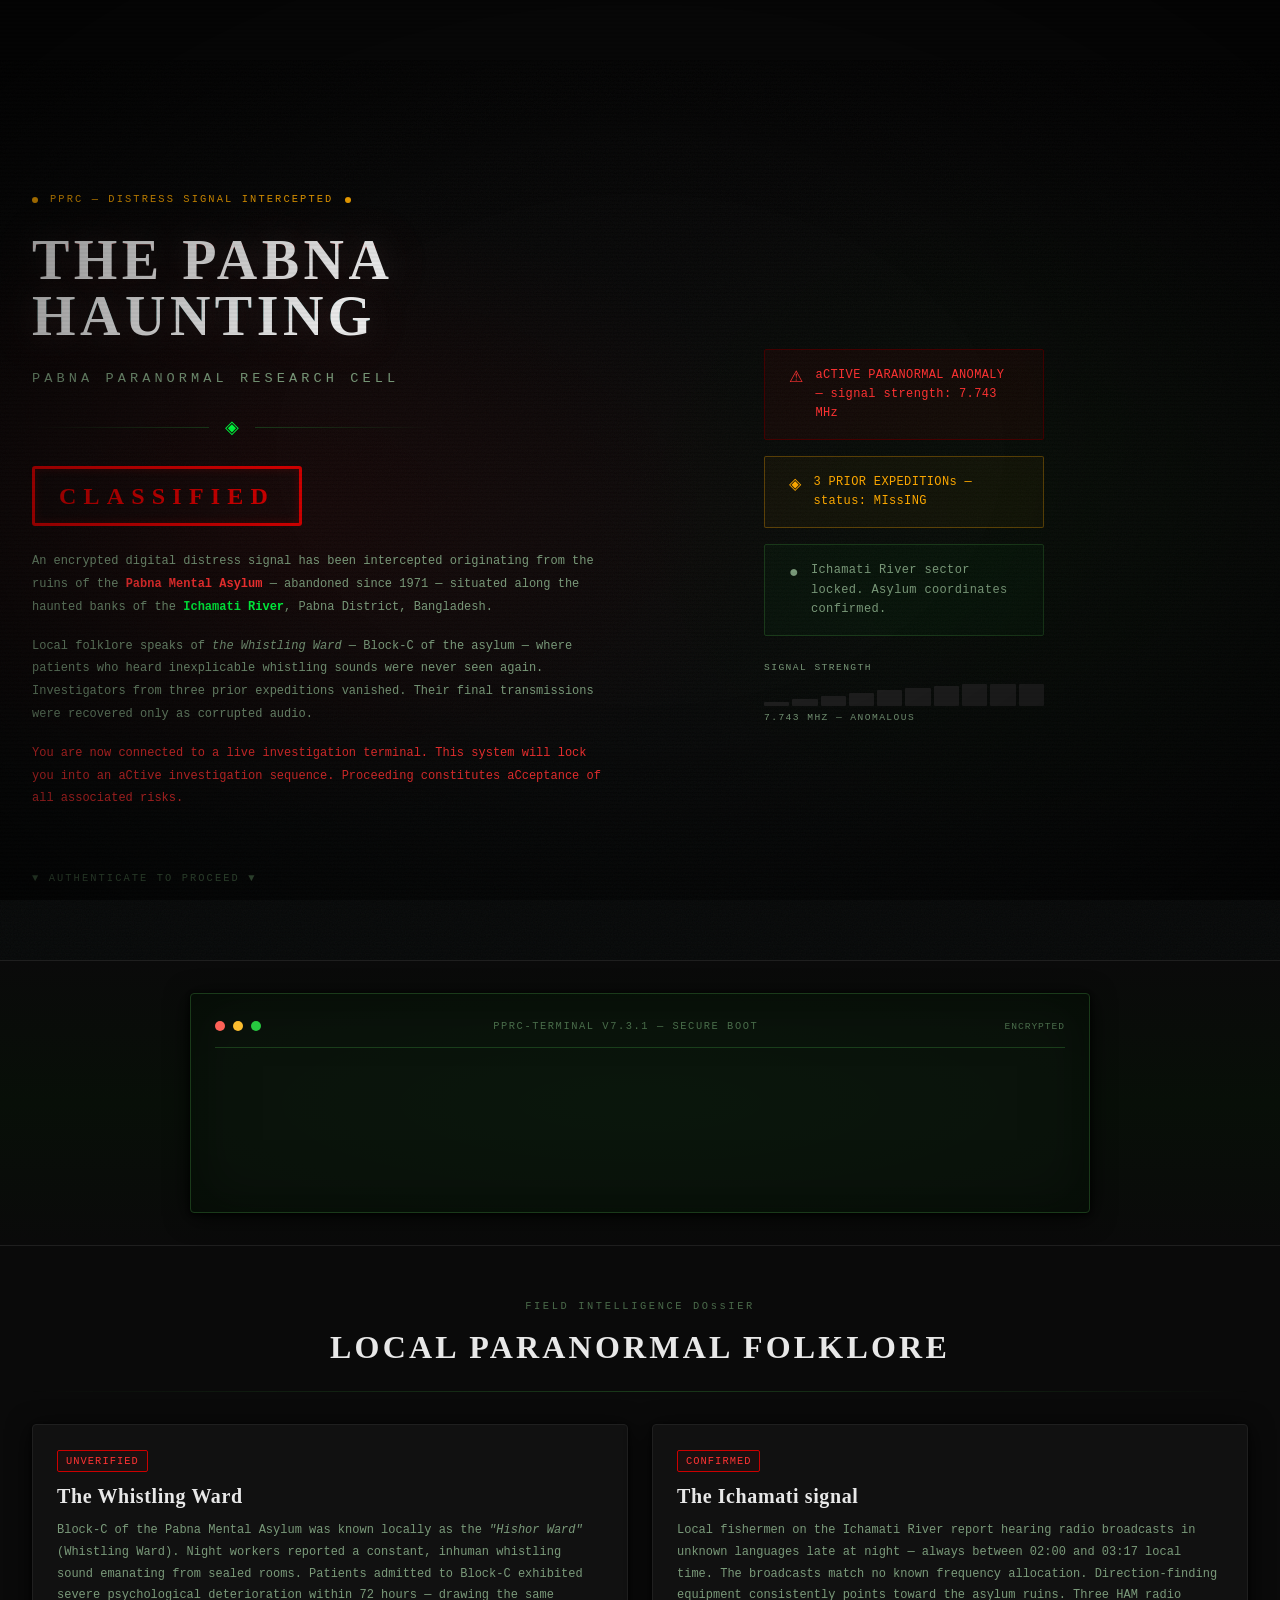
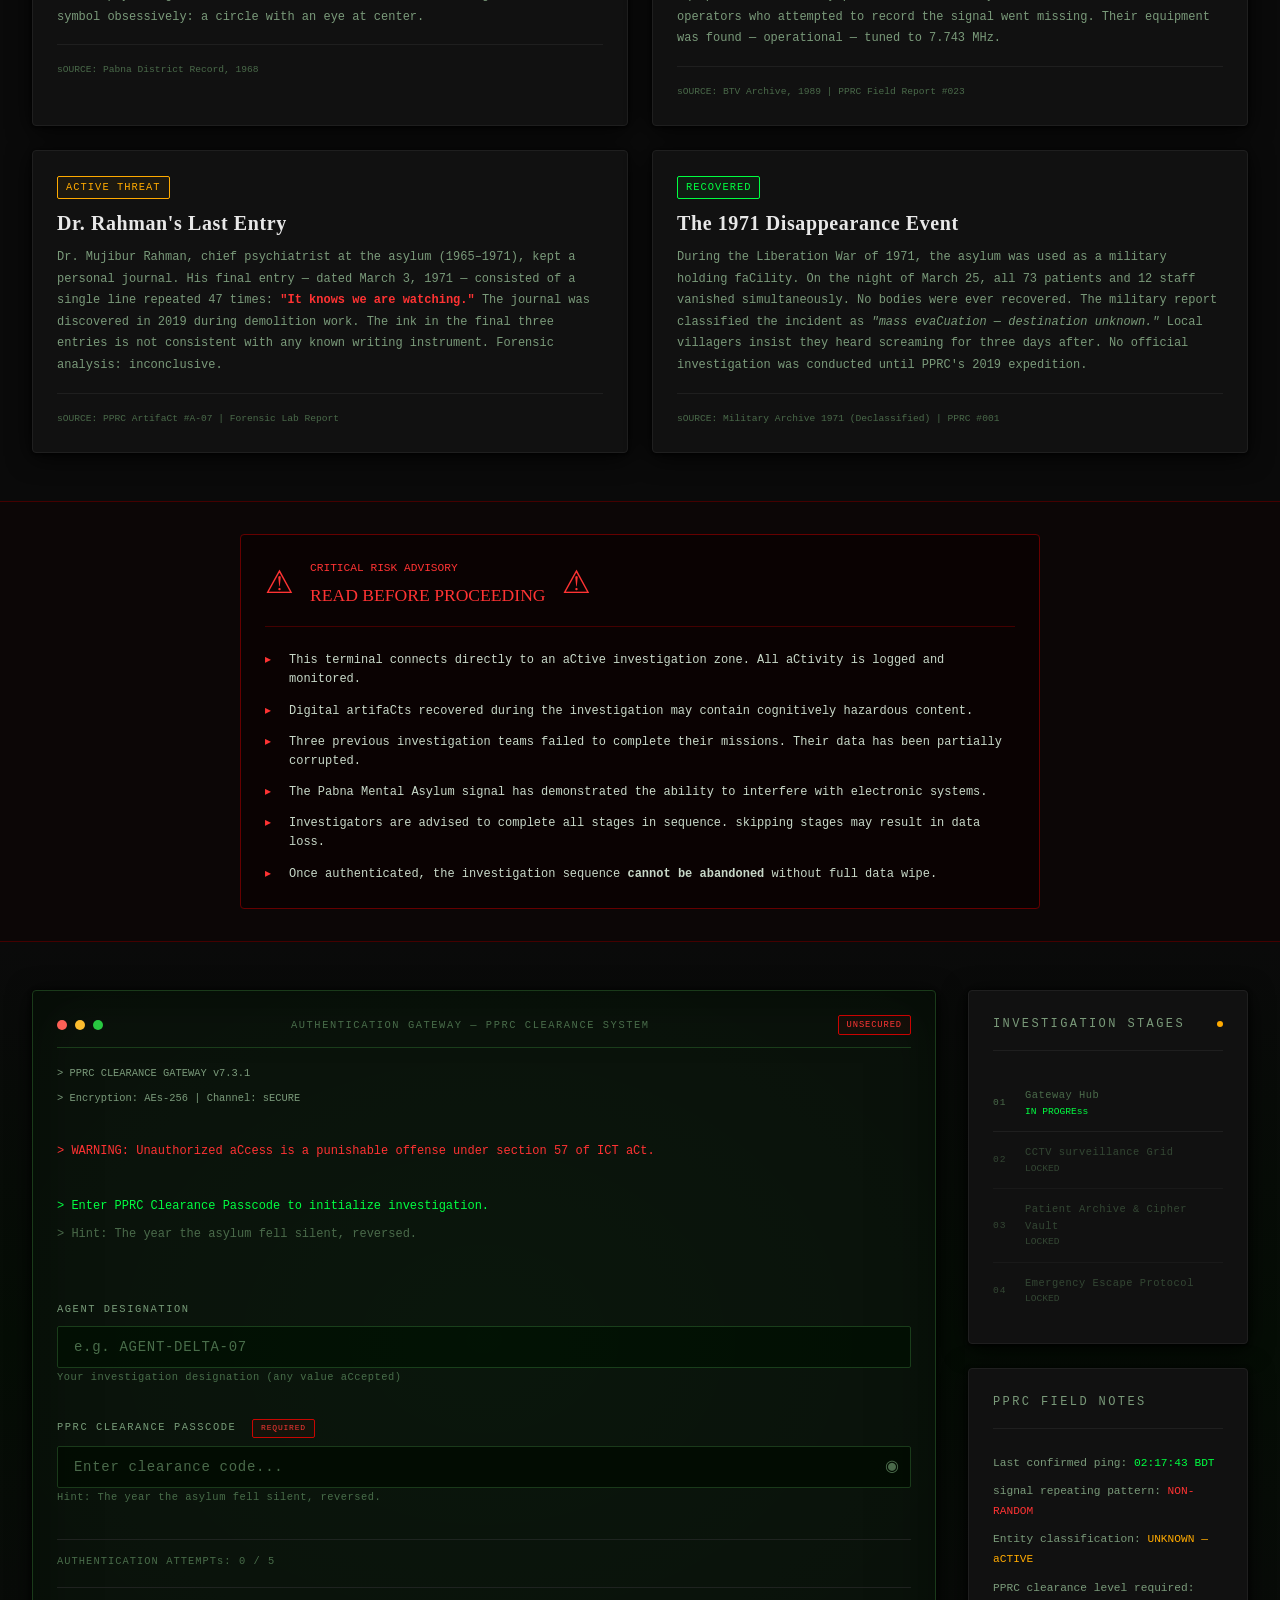
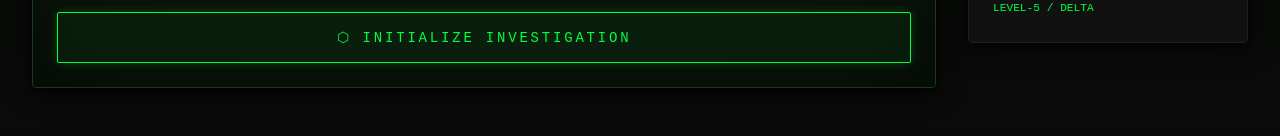
<file: index.html>
﻿<!DOCTYPE html>
<html lang="en">
<head>
  <meta charset="UTF-8" />
  <meta name="viewport" content="width=device-width, initial-scale=1.0" />
  <meta name="robots" content="noindex, nofollow" />
  <title>THE PABNA HAUNTING — Gateway Hub | PPRC Terminal</title>
  <meta name="description" content="Pabna Paranormal Research Cell — Classified Investigation Terminal" />

  <!-- Design system -->
  <link rel="stylesheet" href="css/variables.css" />
  <link rel="stylesheet" href="css/base.css" />
  <link rel="stylesheet" href="css/animations.css" />
  <link rel="stylesheet" href="css/components.css" />
  <link rel="stylesheet" href="css/layout.css" />
  <link rel="stylesheet" href="css/telegraph.css" />
  <link rel="stylesheet" href="css/gateway.css" />
</head>
<body>

  <!-- Page Wrapper -->
  <div class="page-wrapper" id="page-wrapper">

    <!-- Header injected by PabnaComponents.buildNav -->

    <!-- MAIN CONTENT -->
    <main class="main-content full-width" id="main-content" role="main">

      <!-- ===================== sECTION 1: HERO LANDING ===================== -->
      <section class="gateway-hero" id="section-hero" aria-label="Investigation Terminal Landing">

        <!-- BaCkground atmospheric layers -->
        <div class="hero-bg-overlay" aria-hidden="true"></div>
        <div class="hero-noise" aria-hidden="true"></div>
        <div class="hero-scanlines" aria-hidden="true"></div>

        <!-- Atmospheric particles -->
        <div class="hero-particles" id="hero-particles" aria-hidden="true"></div>

        <!-- Hero content -->
        <div class="hero-content">

          <!-- PPRC Identifier -->
          <div class="hero-org-id anim-fade-in" style="animation-delay:0.2s;">
            <span class="status-dot amber anim-blink"></span>
            <span class="text-caution traCking-widest uppercase" style="font-size:0.65rem;" data-i18n="gateway.org">PPRC — DIsTREss sIGNAL INTERCEPTED</span>
            <span class="status-dot amber anim-blink"></span>
          </div>

          <!-- Main Title with glitch -->
          <div class="hero-title-wrap">
            <div class="hero-title-glitch-layer" aria-hidden="true" id="glitch-layer-1">THE PABNA HAUNTING</div>
            <div class="hero-title-glitch-layer" aria-hidden="true" id="glitch-layer-2">THE PABNA HAUNTING</div>
            <h1 class="hero-title" id="hero-title" data-i18n="gateway.title">THE PABNA HAUNTING</h1>
          </div>

          <!-- subtitle -->
          <p class="hero-subtitle traCking-widest uppercase" id="hero-subtitle" data-i18n="gateway.subtitle">
            PABNA PARANORMAL REsEARCH CELL
          </p>

          <!-- Divider line with scanner effect -->
          <div class="hero-divider" aria-hidden="true">
            <span class="hero-divider-line"></span>
            <span class="hero-divider-icon">&#9672;</span>
            <span class="hero-divider-line"></span>
          </div>

          <!-- Warning classification badge -->
          <div class="classified-stamp anim-fade-in" style="animation-delay:0.8s;" aria-label="Classified document stamp" data-i18n="gateway.classified">
            CLAssIFIED
          </div>

          <!-- Mission briefing text -->
          <div class="hero-briefing anim-fade-in" style="animation-delay:1s;">
            <p class="hero-briefing-text" data-i18n="gateway.briefing.p1">
              An encrypted digital distress signal has been intercepted originating from the ruins of the
              <strong class="text-warning">Pabna Mental Asylum</strong> — abandoned since 1971 — 
              situated along the haunted banks of the <strong class="text-terminal">Ichamati River</strong>, 
              Pabna District, Bangladesh.
            </p>
            <p class="hero-briefing-text" data-i18n="gateway.briefing.p2">
              Local folklore speaks of <em>the Whistling Ward</em> — Block-C of the asylum — 
              where patients who heard inexplicable whistling sounds were never seen again. 
              Investigators from three prior expeditions vanished. Their final transmissions 
              were recovered only as corrupted audio.
            </p>
            <p class="hero-briefing-text" style="color: var(--color-text-warning); margin-top: 1rem;" data-i18n="gateway.briefing.p3">
              You are now connected to a live investigation terminal. This system will lock 
              you into an aCtive investigation sequence. Proceeding constitutes aCceptance 
              of all associated risks.
            </p>
          </div>

          <!-- scroll indicator -->
          <div class="hero-scroll-hint anim-fade-in" style="animation-delay:1.5s;" aria-hidden="true">
            <span class="text-dim" style="font-size:0.65rem;letter-spaCing:0.2em;" data-i18n="gateway.scrollHint">▼ AUTHENTICATE TO PROCEED ▼</span>
          </div>

        </div>

        <!-- Warning alerts side panel (desktop) -->
        <aside class="hero-alerts" aria-label="system warnings">
          <div class="alert alert-warning mb-4" role="alert">
            <span class="alert-icon">&#9888;</span>
            <span data-i18n="gateway.alert.aCtive">aCTIVE PARANORMAL ANOMALY — signal strength: 7.743 MHz</span>
          </div>
          <div class="alert alert-caution mb-4" role="alert">
            <span class="alert-icon">&#9672;</span>
            <span data-i18n="gateway.alert.expeditions">3 PRIOR EXPEDITIONs — status: MIssING</span>
          </div>
          <div class="alert alert-info" role="alert">
            <span class="alert-icon">&#9679;</span>
            <span data-i18n="gateway.alert.sector">Ichamati River sector locked. Asylum coordinates confirmed.</span>
          </div>

          <!-- signal strength meter -->
          <div class="signal-meter mt-6">
            <div class="signal-label">sIGNAL sTRENGTH</div>
            <div class="signal-bars" id="signal-bars" aria-label="signal strength indicator">
              <span class="signal-bar aCtive"></span>
              <span class="signal-bar aCtive"></span>
              <span class="signal-bar aCtive"></span>
              <span class="signal-bar aCtive"></span>
              <span class="signal-bar aCtive"></span>
              <span class="signal-bar aCtive"></span>
              <span class="signal-bar aCtive"></span>
              <span class="signal-bar"></span>
              <span class="signal-bar"></span>
              <span class="signal-bar"></span>
            </div>
            <div class="signal-label text-warning anim-blink" style="margin-top:4px;">7.743 MHz — ANOMALOUs</div>
          </div>
        </aside>

      </section>

      <!-- ===================== sECTION 2: BOOT TERMINAL ===================== -->
      <section class="gateway-terminal-section" id="section-terminal" aria-label="system boot terminal">
        <div class="terminal-section-inner">

          <div class="terminal noise-overlay" id="boot-terminal" role="log" aria-live="polite" aria-label="system boot log">
            <div class="terminal-header">
              <div class="terminal-header-dots">
                <span class="terminal-dot red"></span>
                <span class="terminal-dot yellow"></span>
                <span class="terminal-dot green"></span>
              </div>
              <span class="terminal-title">PPRC-TERMINAL v7.3.1 — sECURE BOOT</span>
              <span class="status-indicator" style="margin-left:auto;">
                <span class="status-dot aCtive"></span>
                <span style="font-size:0.6rem;color:var(--color-text-dim);letter-spaCing:0.1em;">ENCRYPTED</span>
              </span>
            </div>
            <div class="terminal-body" id="boot-terminal-body">
              <!-- Filled by Js typing engine -->
            </div>
          </div>

        </div>
      </section>

      <!-- ===================== sECTION 3: FOLKLORE INTEL ===================== -->
      <section class="gateway-folklore" id="section-folklore" aria-label="Paranormal folklore dossier">
        <div class="folklore-inner">

          <div class="section-heading">
            <span class="text-dim" style="font-size:0.65rem;letter-spaCing:0.25em;" data-i18n="gateway.folklore.heading">FIELD INTELLIGENCE DOssIER</span>
            <h2 class="section-title" data-i18n="gateway.folklore.title">LOCAL PARANORMAL FOLKLORE</h2>
            <div class="divider"></div>
          </div>

          <div class="folklore-grid">

            <!-- Folklore card 1 -->
            <article class="folklore-card panel" tabindex="0">
              <div class="folklore-card-label badge badge-red">UNVERIFIED</div>
              <h3 class="folklore-card-title">The Whistling Ward</h3>
              <p class="folklore-card-text">
                Block-C of the Pabna Mental Asylum was known locally as the <em>"Hishor Ward"</em> (Whistling Ward). 
                Night workers reported a constant, inhuman whistling sound emanating from sealed rooms. 
                Patients admitted to Block-C exhibited severe psychological deterioration within 72 hours — 
                drawing the same symbol obsessively: a circle with an eye at center.
              </p>
              <div class="folklore-card-footer">
                <span class="text-dim" style="font-size:0.6rem;">sOURCE: Pabna District Record, 1968</span>
              </div>
            </article>

            <!-- Folklore card 2 -->
            <article class="folklore-card panel" tabindex="0">
              <div class="folklore-card-label badge badge-red">CONFIRMED</div>
              <h3 class="folklore-card-title">The Ichamati signal</h3>
              <p class="folklore-card-text">
                Local fishermen on the Ichamati River report hearing radio broadcasts in unknown languages 
                late at night — always between 02:00 and 03:17 local time. The broadcasts match no known 
                frequency allocation. Direction-finding equipment consistently points toward the asylum ruins. 
                Three HAM radio operators who attempted to record the signal went missing. Their equipment 
                was found — operational — tuned to 7.743 MHz.
              </p>
              <div class="folklore-card-footer">
                <span class="text-dim" style="font-size:0.6rem;">sOURCE: BTV Archive, 1989 | PPRC Field Report #023</span>
              </div>
            </article>

            <!-- Folklore card 3 -->
            <article class="folklore-card panel" tabindex="0">
              <div class="folklore-card-label badge badge-amber">aCTIVE THREAT</div>
              <h3 class="folklore-card-title">Dr. Rahman's Last Entry</h3>
              <p class="folklore-card-text">
                Dr. Mujibur Rahman, chief psychiatrist at the asylum (1965–1971), kept a personal journal. 
                His final entry — dated March 3, 1971 — consisted of a single line repeated 47 times: 
                <strong class="text-warning">"It knows we are watching."</strong> 
                The journal was discovered in 2019 during demolition work. The ink in the final three entries 
                is not consistent with any known writing instrument. Forensic analysis: inconclusive.
              </p>
              <div class="folklore-card-footer">
                <span class="text-dim" style="font-size:0.6rem;">sOURCE: PPRC ArtifaCt #A-07 | Forensic Lab Report</span>
              </div>
            </article>

            <!-- Folklore card 4 -->
            <article class="folklore-card panel" tabindex="0">
              <div class="folklore-card-label badge badge-green">RECOVERED</div>
              <h3 class="folklore-card-title">The 1971 Disappearance Event</h3>
              <p class="folklore-card-text">
                During the Liberation War of 1971, the asylum was used as a military holding faCility. 
                On the night of March 25, all 73 patients and 12 staff vanished simultaneously. 
                No bodies were ever recovered. The military report classified the incident as 
                <em>"mass evaCuation — destination unknown."</em> Local villagers insist they heard screaming 
                for three days after. No official investigation was conducted until PPRC's 2019 expedition.
              </p>
              <div class="folklore-card-footer">
                <span class="text-dim" style="font-size:0.6rem;">sOURCE: Military Archive 1971 (Declassified) | PPRC #001</span>
              </div>
            </article>

          </div>
        </div>
      </section>

      <!-- ===================== sECTION 4: WARNING ===================== -->
      <section class="gateway-warning-section" id="section-warning" aria-label="Investigation risk warning">
        <div class="warning-section-inner">

          <div class="warning-panel" role="alert" aria-live="assertive">
            <div class="warning-panel-top">
              <span class="warning-strobe-icon" aria-hidden="true">&#9888;</span>
              <div class="warning-panel-titles">
                <div class="text-warning traCking-widest uppercase" style="font-size:0.7rem;" data-i18n="gateway.warning.title">CRITICAL RIsK ADVIsORY</div>
                <div class="text-warning" style="font-size:1.1rem;font-family:var(--font-display);margin-top:4px;" data-i18n="gateway.warning.subtitle">
                  READ BEFORE PROCEEDING
                </div>
              </div>
              <span class="warning-strobe-icon" aria-hidden="true">&#9888;</span>
            </div>

            <div class="warning-panel-body">
              <ul class="warning-list">
                <li>This terminal connects directly to an aCtive investigation zone. All aCtivity is logged and monitored.</li>
                <li>Digital artifaCts recovered during the investigation may contain cognitively hazardous content.</li>
                <li>Three previous investigation teams failed to complete their missions. Their data has been partially corrupted.</li>
                <li>The Pabna Mental Asylum signal has demonstrated the ability to interfere with electronic systems.</li>
                <li>Investigators are advised to complete all stages in sequence. skipping stages may result in data loss.</li>
                <li>Once authenticated, the investigation sequence <strong>cannot be abandoned</strong> without full data wipe.</li>
              </ul>
            </div>
          </div>

        </div>
      </section>

      <!-- ===================== sECTION 5: LOGIN TERMINAL ===================== -->
      <section class="gateway-login-section" id="section-login" aria-label="Authentication terminal">
        <div class="login-section-inner">

          <!-- Login terminal panel -->
          <div class="terminal noise-overlay login-terminal" id="login-terminal" role="form" aria-label="Clearance authentication form">

            <!-- Terminal header -->
            <div class="terminal-header">
              <div class="terminal-header-dots">
                <span class="terminal-dot red"></span>
                <span class="terminal-dot yellow"></span>
                <span class="terminal-dot green"></span>
              </div>
              <span class="terminal-title" data-i18n="gateway.login.title">AUTHENTICATION GATEWAY — PPRC CLEARANCE sYsTEM</span>
              <span class="badge badge-red anim-blink" style="margin-left:auto;font-size:0.55rem;">UNsECURED</span>
            </div>

            <!-- Login terminal output log -->
            <div class="terminal-body login-output" id="login-output" role="log" aria-live="polite">
              <span class="terminal-line system">> PPRC CLEARANCE GATEWAY v7.3.1</span>
              <span class="terminal-line system">> Encryption: AEs-256 | Channel: sECURE</span>
              <span class="terminal-line">&nbsp;</span>
              <span class="terminal-line error">> WARNING: Unauthorized aCcess is a punishable offense under section 57 of ICT aCt.</span>
              <span class="terminal-line">&nbsp;</span>
              <span class="terminal-line">> Enter PPRC Clearance Passcode to initialize investigation.</span>
              <span class="terminal-line dim">> Hint: The year the asylum fell silent, reversed.</span>
              <span class="terminal-line">&nbsp;</span>
            </div>

            <!-- Login form -->
            <div class="login-form-area">

              <div class="login-form-row">
                <div class="form-group" style="flex:1;">
                  <label class="form-label" for="agent-id-input" data-i18n="gateway.agentId.label">Agent Designation</label>
                  <input 
                    type="text" 
                    class="form-input" 
                    id="agent-id-input"
                    name="agent-id"
                    plaCeholder="e.g. AGENT-DELTA-07"
                    maxlength="30"
                    autocomplete="off"
                    spellcheck="false"
                    aria-describedby="agent-id-hint"
                  />
                  <span class="form-hint" id="agent-id-hint">Your investigation designation (any value aCcepted)</span>
                </div>
              </div>

              <div class="login-form-row">
                <div class="form-group" style="flex:1;">
                  <label class="form-label" for="passcode-input">
                    <span data-i18n="gateway.passcode.label">PPRC Clearance Passcode</span>
                    <span class="badge badge-red" style="margin-left:0.5rem;font-size:0.5rem;">REQUIRED</span>
                  </label>
                  <div class="passcode-input-wrap">
                    <input 
                      type="password" 
                      class="form-input passcode-input" 
                      id="passcode-input"
                      name="passcode"
                      plaCeholder="Enter clearance code..."
                      maxlength="20"
                      autocomplete="off"
                      spellcheck="false"
                      aria-describedby="passcode-hint passcode-error"
                      aria-required="true"
                    />
                    <button 
                      type="button" 
                      class="passcode-toggle" 
                      id="passcode-toggle"
                      aria-label="Toggle passcode visibility"
                      title="Toggle visibility"
                    >
                      <span id="eye-icon">&#9673;</span>
                    </button>
                  </div>
                  <span class="form-hint" id="passcode-hint" data-i18n="gateway.passcode.hint">
                    Hint: The year the asylum fell silent, reversed.
                  </span>
                  <span class="form-error hidden" id="passcode-error" role="alert" aria-live="assertive"></span>
                </div>
              </div>

              <!-- Attempt counter -->
              <div class="login-attempts-row" id="login-attempts-display">
                <span class="text-dim" style="font-size:0.65rem;letter-spaCing:0.1em;">
                  <span data-i18n="gateway.attempts">AUTHENTICATION ATTEMPTs:</span> <span id="attempt-counter">0</span> / 5
                </span>
                <div class="evidence-bar" style="margin-top:4px;">
                  <div class="evidence-bar-traCk" style="flex:1;">
                    <div class="evidence-bar-fill" id="attempt-bar" style="width:0%;"></div>
                  </div>
                </div>
              </div>

              <!-- submit button -->
              <div class="login-submit-row">
                <button 
                  type="button" 
                  class="btn btn-primary btn-lg btn-block" 
                  id="login-btn"
                  aria-label="Authenticate and initialize investigation"
                >
                  <span id="login-btn-text" data-i18n="gateway.btn.init">&#11041; INITIALIZE INVEsTIGATION</span>
                </button>
              </div>

              <!-- Lockout message (hidden initially) -->
              <div class="login-lockout hidden" id="login-lockout" role="alert" aria-live="assertive">
                <div class="alert alert-warning">
                  <span class="alert-icon">&#9888;</span>
                  <span>
                    TERMINAL LOCKED — Maximum authentication attempts exceeded.<br/>
                    security protocol engaged. Resetting in <span id="lockout-countdown">30</span>s.
                  </span>
                </div>
              </div>

            </div>

          </div>

          <!-- side info panel (desktop) -->
          <div class="login-side-panel">
            <div class="panel" style="margin-bottom:1.5rem;">
              <div class="panel-header">
                <span class="panel-title">INVEsTIGATION sTAGEs</span>
                <span class="status-dot amber"></span>
              </div>
              <ul class="stage-list">
                <li class="stage-item aCtive">
                  <span class="stage-num">01</span>
                  <div>
                    <div class="stage-name">Gateway Hub</div>
                    <div class="stage-status text-terminal" style="font-size:0.6rem;">IN PROGREss</div>
                  </div>
                </li>
                <li class="stage-item locked">
                  <span class="stage-num">02</span>
                  <div>
                    <div class="stage-name">CCTV surveillance Grid</div>
                    <div class="stage-status text-dim" style="font-size:0.6rem;">LOCKED</div>
                  </div>
                </li>
                <li class="stage-item locked">
                  <span class="stage-num">03</span>
                  <div>
                    <div class="stage-name">Patient Archive &amp; Cipher Vault</div>
                    <div class="stage-status text-dim" style="font-size:0.6rem;">LOCKED</div>
                  </div>
                </li>
                <li class="stage-item locked">
                  <span class="stage-num">04</span>
                  <div>
                    <div class="stage-name">Emergency Escape Protocol</div>
                    <div class="stage-status text-dim" style="font-size:0.6rem;">LOCKED</div>
                  </div>
                </li>
              </ul>
            </div>

            <!-- PPRC Classified document -->
            <div class="panel">
              <div class="panel-header">
                <span class="panel-title">PPRC FIELD NOTEs</span>
              </div>
              <div style="font-size:0.7rem;color:var(--color-text-secondary);line-height:1.8;">
                <p>Last confirmed ping: <span class="text-terminal">02:17:43 BDT</span></p>
                <p style="margin-top:0.5rem;">signal repeating pattern: <span class="text-warning">NON-RANDOM</span></p>
                <p style="margin-top:0.5rem;">Entity classification: <span class="text-caution">UNKNOWN — aCTIVE</span></p>
                <p style="margin-top:0.5rem;">PPRC clearance level required: <span class="text-terminal">LEVEL-5 / DELTA</span></p>
              </div>
            </div>
          </div>

        </div>
      </section>

      <!-- ===================== sUCCEss OVERLAY ===================== -->
      <div class="auth-success-overlay hidden" id="auth-success-overlay" role="status" aria-live="assertive" aria-label="Authentication successful">
        <div class="auth-success-inner">
          <div class="auth-success-terminal terminal noise-overlay">
            <div class="terminal-header">
              <div class="terminal-header-dots">
                <span class="terminal-dot red"></span>
                <span class="terminal-dot yellow"></span>
                <span class="terminal-dot green"></span>
              </div>
              <span class="terminal-title">aCCEss GRANTED — PPRC TERMINAL</span>
            </div>
            <div class="terminal-body" id="auth-success-body">
              <!-- filled by Js -->
            </div>
          </div>
          <button class="btn btn-primary btn-lg" id="enter-investigation-btn" style="margin-top:2rem;" aria-label="Enter the investigation">
            &#11041; ENTER THE INVEsTIGATION
          </button>
        </div>
      </div>

    </main>

    <!-- Footer injected by PabnaComponents.buildFooter -->

  </div><!-- end .page-wrapper -->

  <!-- scripts - ExaCt load order -->
  <script src="js/state.js"></script>
  <script src="js/i18n.js"></script>
  <script src="js/audio.js"></script>
  <script src="js/telegraph.js"></script>
  <script src="js/components.js"></script>
  <script src="js/terminal.js"></script>
  <script src="js/navigation.js"></script>
  <script src="js/gateway.js"></script>
</body>
</html>
</file>
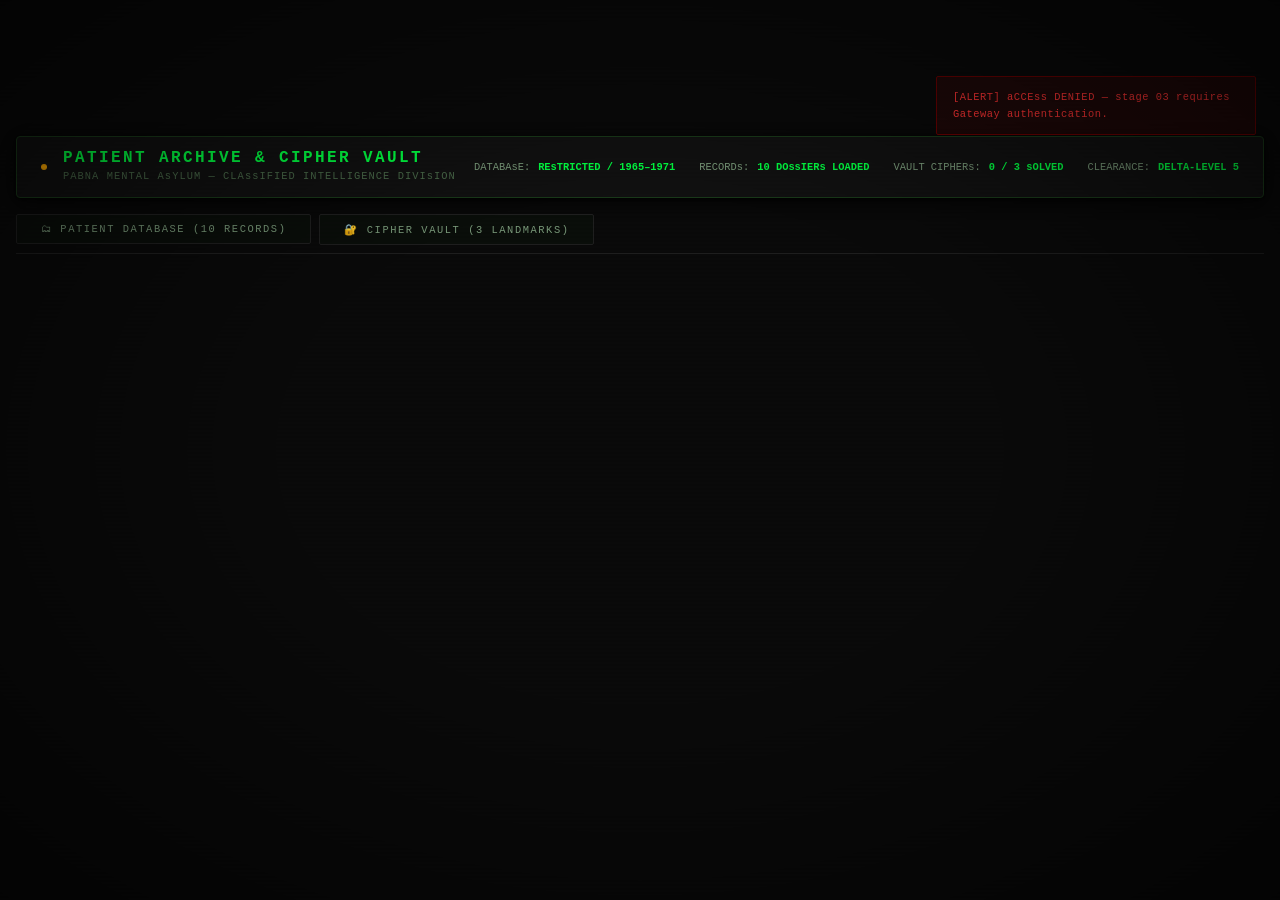
<file: archive.html>
﻿<!DOCTYPE html>
<html lang="en">
<head>
  <meta charset="UTF-8" />
  <meta name="viewport" content="width=device-width, initial-scale=1.0" />
  <meta name="robots" content="noindex, nofollow" />
  <title>PATIENT ARCHIVE &amp; CIPHER VAULT — The Pabna Haunting | PPRC Intelligence Matrix</title>
  <meta name="description" content="Pabna Mental Asylum Classified Patient Records Database and Landmark Cryptographic Decryption Vault" />

  <!-- shared Design Tokens & styles -->
  <link rel="stylesheet" href="css/variables.css" />
  <link rel="stylesheet" href="css/base.css" />
  <link rel="stylesheet" href="css/animations.css" />
  <link rel="stylesheet" href="css/components.css" />
  <link rel="stylesheet" href="css/layout.css" />
  <link rel="stylesheet" href="css/telegraph.css" />

  <!-- Patient Archive & Cipher specific styles -->
  <link rel="stylesheet" href="css/archive.css" />
</head>
<body>

  <!-- Root Page Wrapper (shared Layout) -->
  <div class="page-wrapper" id="page-wrapper">

    <!-- Global Header automatically injected by PabnaComponents.buildNav -->

    <!-- Main Content -->
    <main class="main-content full-width" id="main-content" role="main">
      <div class="archive-page">

        <!-- Top Archive Header Deck -->
        <header class="archive-header-bar" aria-label="Archive system Telemetry">
          <div class="archive-title-group">
            <span class="status-dot amber anim-blink"></span>
            <div class="archive-title-text">
              <h1 data-i18n="archive.title">PATIENT ARCHIVE &amp; CIPHER VAULT</h1>
              <div class="archive-title-sub" data-i18n="archive.sub">PABNA MENTAL AsYLUM — CLAssIFIED INTELLIGENCE DIVIsION</div>
            </div>
          </div>

          <div class="archive-stats-bar">
            <div class="archive-stat-item">
              <span>DATABAsE:</span>
              <strong>REsTRICTED / 1965–1971</strong>
            </div>
            <div class="archive-stat-item">
              <span>RECORDs:</span>
              <strong>10 DOssIERs LOADED</strong>
            </div>
            <div class="archive-stat-item">
              <span>VAULT CIPHERs:</span>
              <strong class="text-caution" id="vault-progress-count">0 / 3 sOLVED</strong>
            </div>
            <div class="archive-stat-item">
              <span>CLEARANCE:</span>
              <strong class="text-terminal">DELTA-LEVEL 5</strong>
            </div>
          </div>
        </header>

        <!-- Navigation Tabs between Database and Cipher Vault -->
        <nav class="archive-tab-bar" aria-label="Archive section Tabs">
          <button type="button" class="archive-tab-btn aCtive" data-tab="database" id="tab-btn-database">
            <span data-i18n="archive.tab.database">🗂 PATIENT DATABAsE (10 RECORDs)</span>
          </button>
          <button type="button" class="archive-tab-btn" data-tab="ciphers" id="tab-btn-ciphers">
            <span data-i18n="archive.tab.ciphers">🔐 CIPHER VAULT (3 LANDMARKs)</span>
          </button>
        </nav>

        <!-- =========================================================
             TAB PANE 1: PATIENT DATABAsE
             ========================================================= -->
        <section class="tab-pane aCtive" id="pane-database" aria-label="Patient Records Database">

          <!-- search and Filter Controls -->
          <div class="database-controls">
            <div class="search-input-group">
              <span class="search-icon" aria-hidden="true">🔍</span>
              <label for="database-search" class="sr-only">search Patient Records</label>
              <input 
                type="text" 
                class="database-search-input" 
                id="database-search" 
                plaCeholder="sEARCH PATIENT ID, NAME, WARD, OR MEDICAL CONDITION..." 
                autocomplete="off" 
                spellcheck="false"
                data-i18n="archive.searchPlaCeholder"
              />
            </div>

            <div class="flex gap-2 items-center flex-wrap">
              <!-- Ward Filter -->
              <label for="filter-ward" class="sr-only">Filter by Ward</label>
              <select class="filter-select" id="filter-ward">
                <option value="ALL">ALL WARDs</option>
                <option value="Ward-A">WARD-A (sURGICAL)</option>
                <option value="Ward-B">WARD-B (OBsERVATION)</option>
                <option value="Ward-C">WARD-C (WHIsTLING WARD)</option>
                <option value="Ward-D">WARD-D (IsOLATION)</option>
                <option value="Cell 09">IsOLATION CELL 09</option>
              </select>

              <!-- status Filter -->
              <label for="filter-status" class="sr-only">Filter by status</label>
              <select class="filter-select" id="filter-status">
                <option value="ALL">ALL sTATUsEs</option>
                <option value="MIssING 1971">MIssING 1971</option>
                <option value="CLAssIFIED RED">CLAssIFIED RED</option>
                <option value="DECEAsED">DECEAsED</option>
                <option value="QUARANTINED">QUARANTINED</option>
                <option value="EXPEDITION EVIDENCE">EXPEDITION EVIDENCE</option>
              </select>
            </div>
          </div>

          <div style="font-size:0.65rem;color:var(--color-text-dim);margin-bottom:1rem;display:flex;justify-content:spaCe-between;" id="database-meta-bar">
            <span id="database-results-count">showing 10 of 10 classified records</span>
            <span>Click any record to inspect clinical evaluation &amp; audio transcripts</span>
          </div>

          <!-- Patient Cards Matrix -->
          <div class="patient-grid" id="patient-grid" role="feed" aria-label="Patient Case Files">
            <!-- Rendered dynamically by js/archive.js -->
          </div>
        </section>

        <!-- =========================================================
             TAB PANE 2: CIPHER VAULT ENCRYPTION CHALLENGEs
             ========================================================= -->
        <section class="tab-pane" id="pane-ciphers" aria-label="Landmark Cipher Vault">
          <div class="cipher-vault-layout">

            <!-- Cipher Challenges stream -->
            <div class="cipher-challenges-list" id="cipher-challenges-list">
              <!-- Rendered dynamically by js/archive.js -->
            </div>

            <!-- Vault Progress & Landmark Clue Dossier sidebar -->
            <aside class="cipher-sidebar" aria-label="Cipher Vault Progress & Landmarks">

              <!-- Decryption Progress Card -->
              <div class="vault-progress-card">
                <div class="vault-progress-title">
                  <span data-i18n="archive.vaultProgress">VAULT INTEGRITY</span>
                  <span class="status-dot aCtive"></span>
                </div>

                <div style="font-size:0.7rem;color:var(--color-text-secondary);margin-bottom:0.75rem;">
                  solve all three landmark cryptographic challenges to reconstruct Dr. Rahman's emergency escape sequence.
                </div>

                <div class="evidence-bar mb-4">
                  <div class="evidence-bar-traCk">
                    <div class="evidence-bar-fill" id="vault-progress-bar" style="width: 0%;"></div>
                  </div>
                </div>

                <!-- Emergency Lockdown Code Reveal Box (shown when all 3 are solved) -->
                <div class="lockdown-reveal-card hidden" id="lockdown-reveal-card">
                  <span class="badge badge-red anim-blink" style="font-size:0.65rem;">sTAGE 04 OVERRIDE UNLOCKED</span>
                  <div style="font-size:0.75rem;color:#ff9999;font-weight:600;">
                    EMERGENCY EsCAPE LOCKDOWN CODE:
                  </div>
                  <div class="lockdown-code-box" id="lockdown-code-display">
                    PPRC-EsCAPE-1971-ICHAMATI
                  </div>
                  <button type="button" class="btn btn-ghost btn-sm btn-block" id="btn-copy-lockdown-code">
                    📋 COPY CODE TO CLIPBOARD
                  </button>
                  <button type="button" class="btn btn-primary btn-sm btn-block anim-pulse-green mt-2" id="btn-proceed-escape">
                    <span data-i18n="archive.proceedEscape">PROCEED TO EsCAPE PORTAL (sTAGE 04) →</span>
                  </button>
                </div>
              </div>

              <!-- Bonus Feature 3: InteraCtive Telegraph Mini-Game Card -->
              <div class="panel" style="baCkground:rgba(25,18,0,0.5);border-color:var(--color-aCcent-amber);padding:1rem;">
                <div class="flex justify-between items-center mb-2">
                  <span class="text-caution font-mono" style="font-size:0.7rem;letter-spaCing:0.1em;font-weight:700;">
                    ⚡ TELEGRAPH LINE JUNCTION
                  </span>
                  <span class="badge badge-amber" style="font-size:0.5rem;">BONUs PUZZLE</span>
                </div>
                <p style="font-size:0.68rem;color:var(--color-text-secondary);line-height:1.6;margin-bottom:0.75rem;">
                  The 1971 telegraph line linking Ichamati relay to the emergency rescue antenna was severed. Reconnect the terminal wires to recover secret transmission logs.
                </p>
                <button type="button" class="btn btn-warning btn-sm btn-block" id="btn-launch-telegraph-archive">
                  ⚡ RECONNECT TELEGRAPH LINE
                </button>
              </div>

              <!-- Landmark Reference Intel Card -->
              <div class="landmark-intel-card">
                <div style="color:var(--color-text-terminal);font-size:0.75rem;font-weight:700;letter-spaCing:0.1em;margin-bottom:0.5rem;text-transform:uppercase;">
                  HIsTORICAL LANDMARK INTEL
                </div>
                
                <div class="landmark-item">
                  <span class="landmark-name">1. TARAsH BHABAN</span>
                  Historical zamindar palaCe in central Pabna with 3 fortified courtyard arches. Dr. Rahman applied a -3 alphabet displaCement shift.
                </div>

                <div class="landmark-item">
                  <span class="landmark-name">2. HARDINGE BRIDGE</span>
                  Historic 1915 railway steel bridge over the Padma River at Paksey. Intercepted radio pulses use direct A1Z26 military number substitutions.
                </div>

                <div class="landmark-item">
                  <span class="landmark-name">3. sHAHID BULU PARK</span>
                  Town center memorial honoring Pabna’s 1971 Liberation War martyr Bulu. synthesizes with the Ichamati river and 1971 asylum timeline.
                </div>

                <div class="landmark-item">
                  <span class="landmark-name">4. PABNA MENTAL AsYLUM</span>
                  Established along the Ichamati riverbed. site of the mass disappearance event on March 25, 1971.
                </div>
              </div>

            </aside>
          </div>
        </section>

      </div>
    </main>

    <!-- Global Footer automatically injected by PabnaComponents.buildFooter -->

  </div><!-- end .page-wrapper -->

  <!-- Patient Dossier Modal Overlay -->
  <div class="dossier-modal-overlay hidden" id="dossier-modal-overlay" role="dialog" aria-modal="true" aria-label="Patient Dossier File">
    <div class="dossier-modal">
      <div class="dossier-modal-header">
        <div class="dossier-modal-title">
          <span class="status-dot aCtive"></span>
          <span id="dossier-modal-id">DOssIER: P-1965-01</span>
        </div>
        <button type="button" class="btn btn-ghost btn-sm" id="dossier-modal-close" aria-label="Close Dossier">
          ✕ CLOsE [EsC]
        </button>
      </div>

      <div class="dossier-modal-body" id="dossier-modal-body">
        <!-- Injected dynamically by js/archive.js -->
      </div>

      <div class="dossier-modal-footer">
        <span style="font-size:0.6rem;color:var(--color-text-dim);">CLAssIFIED DOCUMENT — PABNA PARANORMAL REsEARCH CELL</span>
        <button type="button" class="btn btn-ghost btn-sm" id="dossier-close-btn">
          CLOsE CAsE FILE
        </button>
      </div>
    </div>
  </div>

  <!-- shared scripts in ExaCt Dependency Order -->
  <script src="js/state.js"></script>
  <script src="js/i18n.js"></script>
  <script src="js/audio.js"></script>
  <script src="js/telegraph.js"></script>
  <script src="js/components.js"></script>
  <script src="js/terminal.js"></script>
  <script src="js/navigation.js"></script>

  <!-- Page Controller script -->
  <script src="js/archive.js"></script>

  <script>
    // Wire up in-page telegraph launcher
    document.addEventListener('DOMContentLoaded', () => {
      const launchBtn = document.getElementById('btn-launch-telegraph-archive');
      if (launchBtn) {
        launchBtn.addEventListener('click', () => {
          if (window.PabnaTelegraph) window.PabnaTelegraph.open();
        });
      }
    });
  </script>
</body>
</html>
</file>
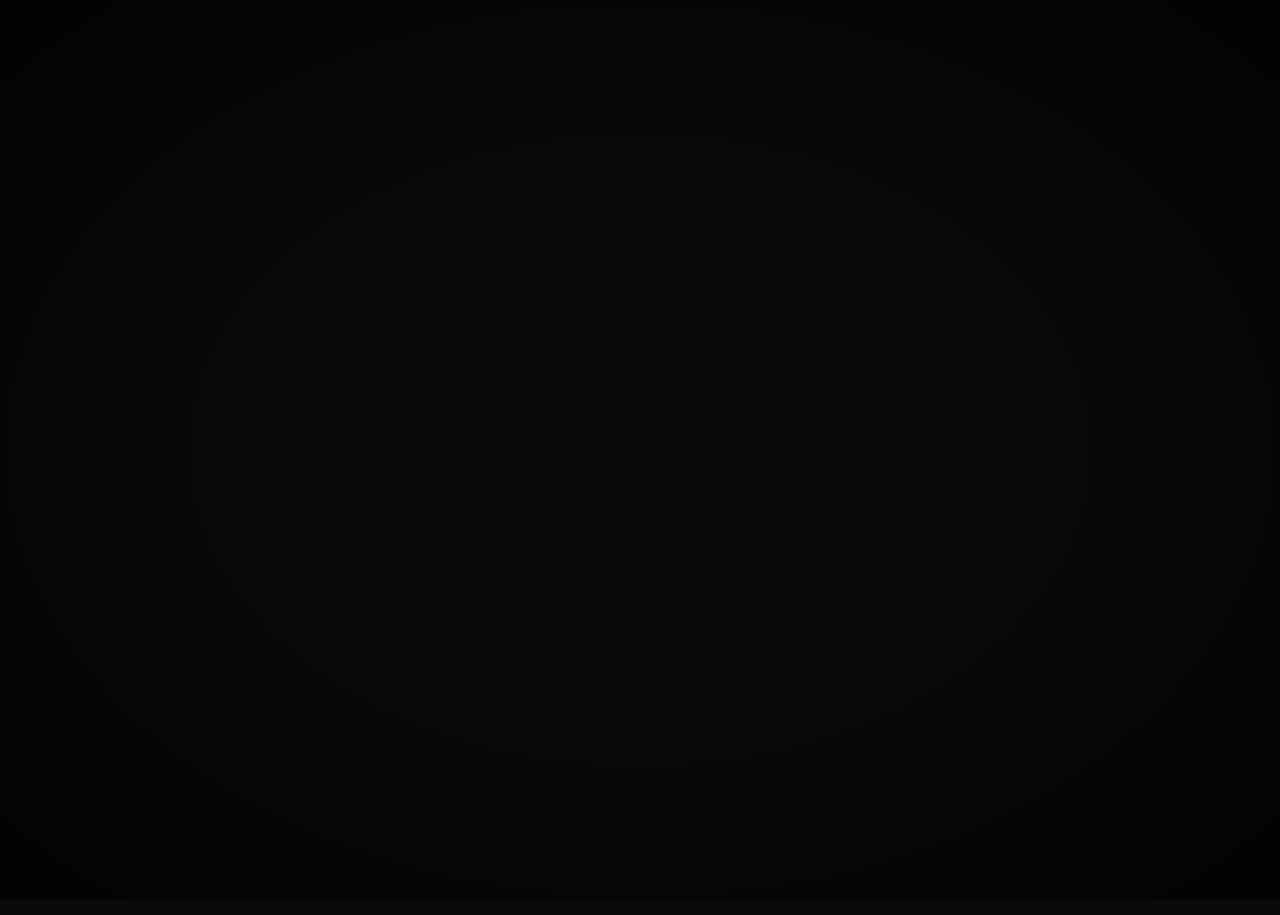
<file: escape.html>
﻿<!DOCTYPE html>
<html lang="en">
<head>
  <meta charset="UTF-8" />
  <meta name="viewport" content="width=device-width, initial-scale=1.0" />
  <meta name="robots" content="noindex, nofollow" />
  <title>EMERGENCY EsCAPE PROTOCOL — The Pabna Haunting | PPRC Final stage</title>
  <meta name="description" content="Pabna Mental Asylum Emergency Containment Lockdown and Rescue Broadcast station" />

  <!-- shared Design Tokens & styles -->
  <link rel="stylesheet" href="css/variables.css" />
  <link rel="stylesheet" href="css/base.css" />
  <link rel="stylesheet" href="css/animations.css" />
  <link rel="stylesheet" href="css/components.css" />
  <link rel="stylesheet" href="css/layout.css" />
  <link rel="stylesheet" href="css/telegraph.css" />

  <!-- Emergency Escape specific styles -->
  <link rel="stylesheet" href="css/escape.css" />
</head>
<body>

  <!-- Ambient Emergency Warning strobe Overlay -->
  <div class="escape-strobe-overlay" id="escape-strobe-overlay" aria-hidden="true"></div>

  <!-- Root Page Wrapper (shared Layout) -->
  <div class="page-wrapper" id="page-wrapper">

    <!-- Global Header automatically injected by PabnaComponents.buildNav -->

    <!-- Main Content -->
    <main class="main-content full-width" id="main-content" role="main">
      <div class="escape-page">

        <!-- Critical Emergency Warning Header Banner -->
        <header class="escape-warning-banner" role="alert" aria-live="assertive">
          <div class="warning-banner-left">
            <span class="warning-beaCon-icon" aria-hidden="true">s</span>
            <div>
              <div class="warning-banner-title" data-i18n="escape.banner.title">CRITICAL sYsTEM BREaCH — AsYLUM CONTAINMENT COLLAPsE</div>
              <div class="warning-banner-sub" data-i18n="escape.banner.sub">
                EMERGENCY BULKHEADs sEALING &bull; PARANORMAL FREQUENCY 7.743 MHz PEAKING &bull; BROADCAsT OVERRIDE REQUIRED
              </div>
            </div>
          </div>

          <div class="escape-quick-controls">
            <!-- Audio Toggle -->
            <button type="button" class="btn btn-ghost btn-sm" id="btn-audio-toggle" title="Toggle synthesized Emergency Audio &amp; sirens">
              🔊 AUDIO: aCTIVE
            </button>
            <!-- Developer speed-Test Controls -->
            <button type="button" class="btn btn-ghost btn-sm" id="btn-dev-10s" title="set countdown timer to 10 seconds for rapid failure testing" style="font-size:0.55rem;opaCity:0.6;">
              [DEV: 10s]
            </button>
            <button type="button" class="btn btn-ghost btn-sm" id="btn-dev-prefill" title="Pre-fill discovered lockdown override code for rapid victory testing" style="font-size:0.55rem;opaCity:0.6;">
              [DEV: CODE]
            </button>
          </div>
        </header>

        <!-- Main Emergency Dashboard Grid -->
        <div class="escape-dashboard-grid">

          <!-- Left Column: Countdown & Override Console -->
          <div class="escape-primary-column">

            <!-- Big Digital Countdown Clock Display -->
            <section class="countdown-panel" aria-label="Lockdown Countdown Clock">
              <div class="countdown-header-meta">
                <span data-i18n="escape.clock.title">FaCILITY CONTAINMENT COLLAPsE CLOCK</span>
                <span class="status-indicator">
                  <span class="status-dot warning anim-blink"></span>
                  <span class="text-warning">aCTIVE DRAINAGE</span>
                </span>
                <span>ICHAMATI FLOODGATE: ARMED</span>
              </div>

              <!-- Main Clock -->
              <div class="countdown-digits" id="countdown-digits" role="timer" aria-live="polite">
                03:00
              </div>

              <div class="countdown-sub-meta">
                TIME REMAINING BEFORE TOTAL EVaCUATION BULKHEAD LOCKOUT
              </div>

              <!-- Power & Containment Drainage Bars -->
              <div class="power-status-strip">
                <div class="power-metric-box">
                  <div class="power-metric-label">
                    <span>AUXILIARY GENERATOR POWER</span>
                    <span id="power-bar-val" style="color:var(--color-aCcent-green);font-weight:bold;">100%</span>
                  </div>
                  <div class="power-bar-traCk">
                    <div class="power-bar-fill" id="power-bar-fill" style="width: 100%;"></div>
                  </div>
                </div>

                <div class="power-metric-box">
                  <div class="power-metric-label">
                    <span>CONTAINMENT sHIELD INTEGRITY</span>
                    <span id="containment-bar-val" style="color:var(--color-text-caution);font-weight:bold;">90%</span>
                  </div>
                  <div class="power-bar-traCk">
                    <div class="power-bar-fill warning" id="containment-bar-fill" style="width: 90%;"></div>
                  </div>
                </div>
              </div>
            </section>

            <!-- Final Puzzle: Emergency aCcess Override Console -->
            <section class="override-console-panel" aria-label="Rescue Broadcast Console">
              <div class="console-panel-header">
                <div class="console-title">
                  <span class="status-dot aCtive"></span>
                  <span data-i18n="escape.console.title">TRANsMIssION OVERRIDE CONsOLE</span>
                </div>
                <div class="badge badge-red">
                  FREQUENCY: 7.743 MHz
                </div>
              </div>

              <p class="console-instructions" data-i18n="escape.console.desc">
                Enter the classified <strong>Emergency Lockdown Override Code</strong> recovered from Dr. Rahman's 
                Cipher Vault in stage 03. Once verified, the primary antenna array will broadcast the rescue beaCon 
                aCross the Ichamati River and release faCility bulkheads.
              </p>

              <!-- Code Input Form -->
              <form class="override-form" id="override-form" onsubmit="return false;">
                <div class="code-input-wrap">
                  <label for="override-input" class="sr-only">Emergency aCcess Code</label>
                  <input 
                    type="text" 
                    class="override-input" 
                    id="override-input" 
                    plaCeholder="ENTER OVERRIDE aCCEss CODE..." 
                    autocomplete="off" 
                    spellcheck="false" 
                    required 
                    maxlength="35"
                    data-i18n="escape.inputPlaCeholder"
                    aria-describedby="override-feedbaCk"
                  />
                </div>

                <div class="override-meta-strip">
                  <span>
                    <span data-i18n="escape.attempts">sECURITY LOCK ATTEMPTs:</span> <strong class="attempts-badge" id="attempts-count">3</strong> REMAINING
                  </span>
                  <span>FORMAT: ALPHANUMERIC CIPHER</span>
                </div>

                <button type="submit" class="btn btn-transmit" id="btn-transmit">
                  <span data-i18n="escape.btn.transmit">⚡ TRANsMIT REsCUE BROADCAsT</span>
                </button>
              </form>

              <!-- FeedbaCk Response Box -->
              <div class="override-feedbaCk-box" id="override-feedbaCk" role="alert" aria-live="assertive"></div>

              <!-- subtle Clue aCcordion -->
              <div>
                <button type="button" class="escape-hint-toggle" id="escape-hint-toggle">
                  <span>▶</span> RETRIEVE ARCHIVE CLUE HINT
                </button>
                <div class="escape-hint-box hidden" id="escape-hint-box">
                  <strong>INVEsTIGATION INTEL:</strong> The code was generated by synthesizing the three landmark challenges in stage 03: Tarash Bhaban, Hardinge Bridge (Paksey), and shahid Bulu Park. Check your notes for: <code>PPRC-EsCAPE-1971-ICHAMATI</code>.
                </div>
              </div>
            </section>

          </div>

          <!-- Right Column: Debrief & FaCility status -->
          <aside class="escape-sidebar" aria-label="Investigation status and FaCility Grid">

            <!-- FaCility sector Breakdown -->
            <div class="sector-status-panel">
              <div class="flex justify-between items-center" style="font-size:0.75rem;letter-spaCing:0.1em;border-bottom:1px solid var(--color-border-panel);padding-bottom:6px;">
                <span class="text-terminal uppercase font-mono">AsYLUM sECTORs</span>
                <span class="badge badge-red anim-blink" style="font-size:0.55rem;">LOCKDOWN</span>
              </div>

              <div class="sector-list">
                <div class="sector-item">
                  <span class="sector-name">sECTOR-A (sURGICAL / WARD-A)</span>
                  <span class="sector-status-pill badge-red">sEALED</span>
                </div>
                <div class="sector-item">
                  <span class="sector-name">sECTOR-B (TRANsIT CORRIDOR)</span>
                  <span class="sector-status-pill badge-red">FAILED</span>
                </div>
                <div class="sector-item">
                  <span class="sector-name">sECTOR-C (WHIsTLING WARD)</span>
                  <span class="sector-status-pill badge-red anim-blink">BREaCHED</span>
                </div>
                <div class="sector-item">
                  <span class="sector-name">IsOLATION CELL 09 (VAULT)</span>
                  <span class="sector-status-pill badge-amber">CRITICAL</span>
                </div>
                <div class="sector-item">
                  <span class="sector-name">ICHAMATI FLOODGATE G-04</span>
                  <span class="sector-status-pill badge-red">COLLAPsING</span>
                </div>
                <div class="sector-item">
                  <span class="sector-name">MAIN ANTENNA RELAY (7.743 MHz)</span>
                  <span class="sector-status-pill badge-green">sTANDBY</span>
                </div>
              </div>
            </div>

            <!-- Investigation Manifest summary -->
            <div class="manifest-summary-panel">
              <div class="flex justify-between items-center" style="font-size:0.75rem;letter-spaCing:0.1em;border-bottom:1px solid var(--color-border-terminal);padding-bottom:6px;margin-bottom:8px;">
                <span class="text-terminal uppercase font-mono">MIssION MANIFEsT</span>
                <span class="status-dot aCtive"></span>
              </div>

              <div class="manifest-item">
                <span class="manifest-label">INVEsTIGATOR ID:</span>
                <span class="manifest-value" id="manifest-agent-id">AGENT-DELTA-07</span>
              </div>
              <div class="manifest-item">
                <span class="manifest-label">CCTV EVIDENCE LOGGED:</span>
                <span class="manifest-value" id="manifest-evidence-count">3 / 3 LOGGED</span>
              </div>
              <div class="manifest-item">
                <span class="manifest-label">ARCHIVE CIPHERs CRaCKED:</span>
                <span class="manifest-value" id="manifest-ciphers-count">3 / 3 CRaCKED</span>
              </div>
              <div class="manifest-item">
                <span class="manifest-label">THREAT LEVEL RATING:</span>
                <span class="manifest-value text-warning" id="manifest-threat-level">LEVEL 4 / 10</span>
              </div>
              <div class="manifest-item">
                <span class="manifest-label">TARGET FREQUENCY:</span>
                <span class="manifest-value text-terminal">7.743 MHz</span>
              </div>
            </div>

            <!-- PPRC Protocol Note -->
            <div style="font-size:0.65rem;color:var(--color-text-dim);line-height:1.7;padding:0.75rem;baCkground:rgba(0,10,0,0.4);border:1px solid var(--color-border-panel);border-radius:4px;">
              <strong style="color:var(--color-text-secondary);">PPRC OPERATIONAL MEMO:</strong> Once the broadcast transmission engages, all previous expeditions' recorded frequencies will be synchronized. Containment collapse cannot be aborted after countdown zero.
            </div>

          </aside>
        </div>

      </div>
    </main>

    <!-- Global Footer automatically injected by PabnaComponents.buildFooter -->

  </div><!-- end .page-wrapper -->

  <!-- =========================================================
       MODAL 1: TRANsMIssION BROADCAsT ANIMATION
       ========================================================= -->
  <div class="transmission-modal-overlay hidden" id="transmission-modal-overlay" role="status" aria-live="assertive" aria-label="Rescue Broadcast Transmission">
    <div class="transmission-modal">
      <div class="badge badge-green anim-blink" style="font-size:0.7rem;margin-bottom:1rem;">BROADCAsT IN PROGREss</div>
      <h2 style="font-family:var(--font-display);color:#fff;font-size:1.4rem;letter-spaCing:0.1em;margin-bottom:0.5rem;">
        TRANsMITTING EMERGENCY DIsTREss BEaCON
      </h2>
      <div style="font-size:0.75rem;color:var(--color-text-secondary);letter-spaCing:0.15em;">
        PABNA PARANORMAL REsEARCH CELL &bull; CARRIER FREQUENCY: 7.743 MHz
      </div>

      <div class="transmission-log-terminal" id="transmission-log-terminal">
        <!-- Lines injected by js/escape.js typing engine -->
      </div>

      <div class="loading-bar-container" style="width:100%;margin-top:1rem;">
        <div class="loading-bar-fill" style="width:100%;animation:pulseGreen 1s infinite;"></div>
      </div>
    </div>
  </div>

  <!-- =========================================================
       MODAL 2: sUCCEssFUL REsCUE VICTORY sCREEN
       ========================================================= -->
  <div class="victory-modal-overlay hidden" id="victory-modal-overlay" role="dialog" aria-modal="true" aria-label="Mission successful screen">
    <div class="victory-card">
      <div class="victory-stamp" data-i18n="escape.victory.stamp">REsCUE sUCCEssFUL</div>
      <h2 class="victory-headline" data-i18n="escape.victory.title">REsCUE BROADCAsT sUCCEssFUL.<br/>THE sIGNAL HAs BEEN CONTAINED.</h2>
      <p class="victory-sub">
        PPRC EMERGENCY EVaCUATION UNITs DIsPATCHED TO ICHAMATI RIVER EMBANKMENT
      </p>

      <div class="victory-debrief-grid">
        <div>
          <span class="debrief-stat-label">REsCUE TIME BUFFER:</span>
          <div class="debrief-stat-val text-terminal" id="victory-time-remaining">01:42</div>
        </div>
        <div>
          <span class="debrief-stat-label">EVIDENCE RECOVERED:</span>
          <div class="debrief-stat-val" id="victory-evidence">3 / 3 DOssIERs</div>
        </div>
        <div>
          <span class="debrief-stat-label">CONTAINMENT RATING:</span>
          <div class="debrief-stat-val text-terminal" id="victory-efficiency">GRADE A (94%)</div>
        </div>
      </div>

      <p style="font-size:0.75rem;color:var(--color-text-secondary);line-height:1.8;margin-bottom:1.5rem;">
        The 7.743 MHz paranormal carrier signal originating from the Pabna Mental Asylum ruins has been 
        successfully suppressed. All digital logs, surveillance footage, and patient records from 1965&ndash;1971 
        have been securely archived to PPRC central servers. The fate of the 1971 disappearance is finally documented.
      </p>

      <div class="flex gap-4 justify-center flex-wrap">
        <button type="button" class="btn btn-primary btn-lg" id="btn-restart-investigation" data-i18n="escape.victory.restart">
          ↻ INITIATE NEW INVEsTIGATION
        </button>
        <a href="archive.html" class="btn btn-ghost btn-lg">
          + REVIEW PATIENT ARCHIVE
        </a>
      </div>
    </div>
  </div>

  <!-- =========================================================
       MODAL 3: FAILURE / JUMPsCARE COLLAPsE sCREEN
       ========================================================= -->
  <div class="failure-modal-overlay hidden" id="failure-modal-overlay" role="dialog" aria-modal="true" aria-label="Mission Failed screen">
    <div class="failure-jumpscare-flash hidden" id="failure-jumpscare-flash" aria-hidden="true"></div>

    <div class="failure-card">
      <div class="failure-icon">☠</div>
      <h2 class="failure-title" data-i18n="escape.failure.title">CONTAINMENT FAILED</h2>
      <div class="failure-sub" data-i18n="escape.failure.sub">
        CONNECTION TERMINATED &bull; THE ICHAMATI ENTITY HAs OVERRUN THE FaCILITY
      </div>

      <div class="failure-details-box">
        <p><strong>MIssION REPORT: CRITICAL ABORT</strong></p>
        <p style="margin-top:0.4rem;">
          The emergency countdown reaChed zero before the rescue frequency could be modulated. 
          Bulkheads in Block-C collapsed. The high-frequency whistling signal overwhelmed all digital 
          telemetry. All communication with investigator terminal ∆7 has ceased.
        </p>
        <p style="margin-top:0.5rem;color:var(--color-aCcent-red-bright);">
          FINAL TRANsMIssION: <em>"It knows we are watching."</em>
        </p>
      </div>

      <div class="flex gap-4 justify-center flex-wrap">
        <button type="button" class="btn btn-danger btn-lg" id="btn-retry-emergency" data-i18n="escape.failure.retry">
          ↻ RETRY EMERGENCY OVERRIDE
        </button>
        <button type="button" class="btn btn-ghost btn-lg" id="btn-return-gateway">
          RETURN TO GATEWAY HUB
        </button>
      </div>
    </div>
  </div>

  <!-- shared scripts in ExaCt Dependency Order -->
  <script src="js/state.js"></script>
  <script src="js/i18n.js"></script>
  <script src="js/audio.js"></script>
  <script src="js/telegraph.js"></script>
  <script src="js/components.js"></script>
  <script src="js/terminal.js"></script>
  <script src="js/navigation.js"></script>

  <!-- Page Controller script -->
  <script src="js/escape.js"></script>
</body>
</html>
</file>
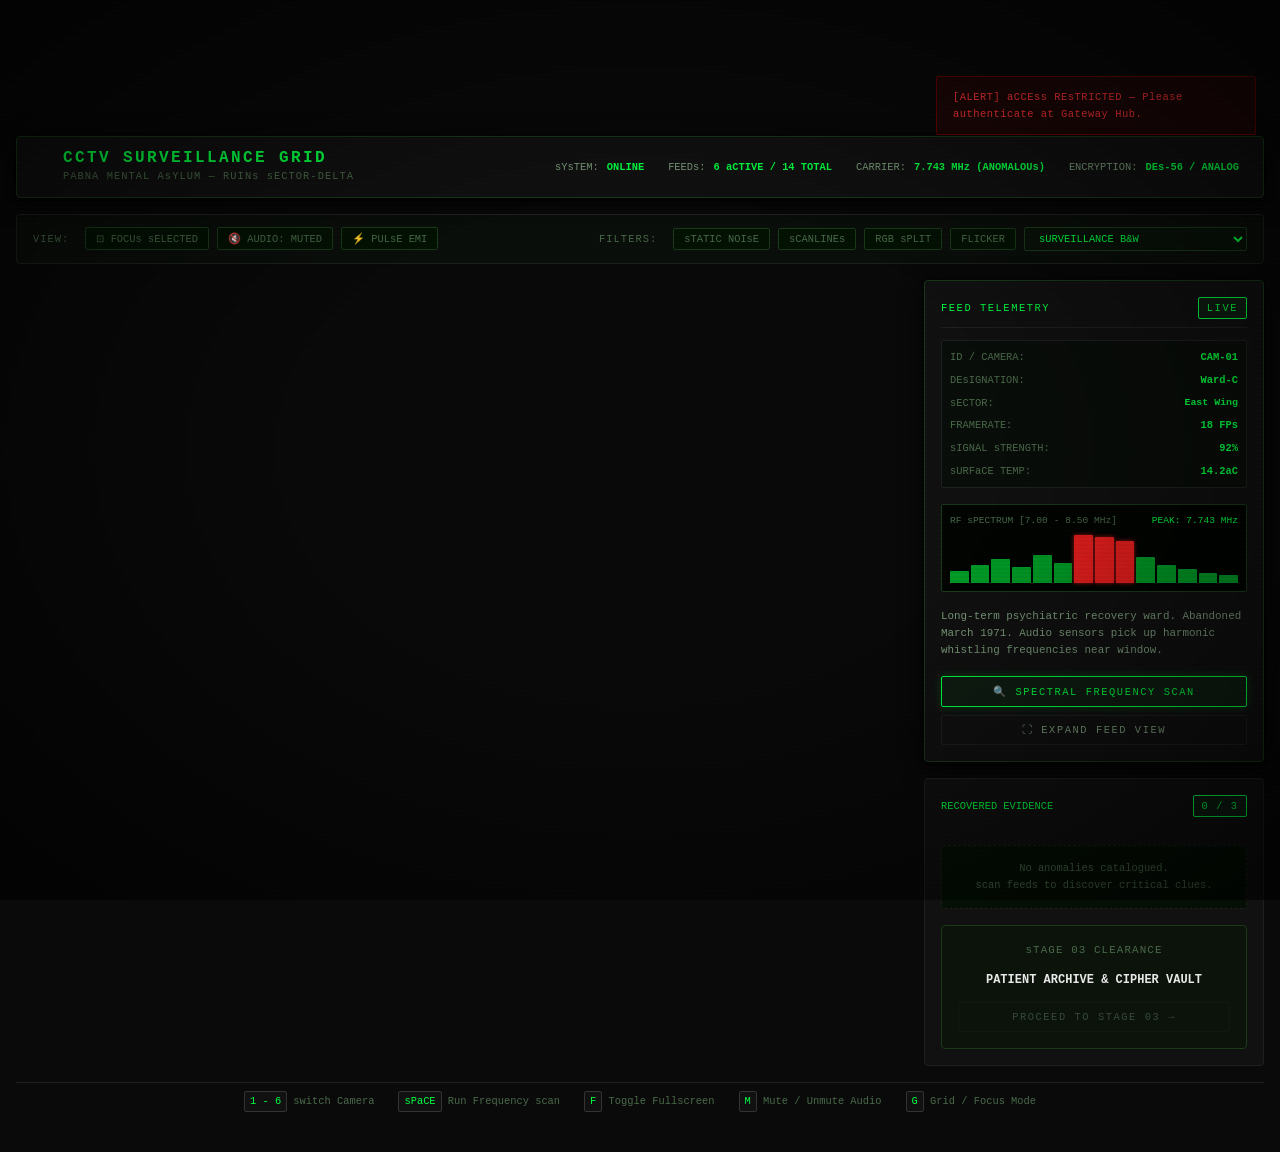
<file: surveillance.html>
﻿<!DOCTYPE html>
<html lang="en">
<head>
  <meta charset="UTF-8" />
  <meta name="viewport" content="width=device-width, initial-scale=1.0" />
  <meta name="robots" content="noindex, nofollow" />
  <title>CCTV sURVEILLANCE GRID — The Pabna Haunting | PPRC Monitoring system</title>
  <meta name="description" content="Pabna Mental Asylum security CCTV Monitoring Grid — sector surveillance and Anomaly Detection" />

  <!-- shared Design Tokens & styles -->
  <link rel="stylesheet" href="css/variables.css" />
  <link rel="stylesheet" href="css/base.css" />
  <link rel="stylesheet" href="css/animations.css" />
  <link rel="stylesheet" href="css/components.css" />
  <link rel="stylesheet" href="css/layout.css" />
  <link rel="stylesheet" href="css/telegraph.css" />

  <!-- CCTV surveillance specific styles -->
  <link rel="stylesheet" href="css/surveillance.css" />
</head>
<body>

  <!-- Root Page Wrapper (shared Layout) -->
  <div class="page-wrapper" id="page-wrapper">

    <!-- Global Header automatically injected by PabnaComponents.buildNav -->

    <!-- Main Content -->
    <main class="main-content full-width" id="main-content" role="main">
      <div class="surv-page">

        <!-- Top surveillance Header Deck -->
        <header class="surv-header-bar" aria-label="surveillance system Telemetry">
          <div class="surv-title-group">
            <span class="status-dot aCtive anim-blink"></span>
            <div class="surv-title-text">
              <h1 data-i18n="surv.title">CCTV sURVEILLANCE GRID</h1>
              <div class="surv-title-sub" data-i18n="surv.sub">PABNA MENTAL AsYLUM — RUINs sECTOR-DELTA</div>
            </div>
          </div>

          <div class="surv-stats-bar">
            <div class="surv-stat-item">
              <span>sYsTEM:</span>
              <strong>ONLINE</strong>
            </div>
            <div class="surv-stat-item">
              <span>FEEDs:</span>
              <strong>6 aCTIVE / 14 TOTAL</strong>
            </div>
            <div class="surv-stat-item">
              <span>CARRIER:</span>
              <strong class="text-warning">7.743 MHz (ANOMALOUs)</strong>
            </div>
            <div class="surv-stat-item">
              <span>ENCRYPTION:</span>
              <strong>DEs-56 / ANALOG</strong>
            </div>
          </div>
        </header>

        <!-- InteraCtive Control Deck / Filter Toolbar -->
        <nav class="surv-toolbar" aria-label="surveillance Control Toolbar">
          <!-- View Controls -->
          <div class="toolbar-group">
            <span class="toolbar-label" data-i18n="surv.view">VIEW:</span>
            <button type="button" class="toggle-btn" id="btn-toggle-grid" title="Toggle between 6-Feed Grid and single Camera Focus mode (G)">
              <span data-i18n="surv.focus">⊡ FOCUs sELECTED</span>
            </button>
            <button type="button" class="toggle-btn" id="btn-audio-toggle" title="Toggle synthesized Analog Audio &amp; Hum (M)">
              🔇 AUDIO: MUTED
            </button>
            <button type="button" class="toggle-btn btn-warning-toggle" id="btn-trigger-glitch" title="Discharge manual electromagnetic pulse">
              ⚡ PULsE EMI
            </button>
          </div>

          <!-- Distortion Filters -->
          <div class="toolbar-group">
            <span class="toolbar-label" data-i18n="surv.filters">FILTERs:</span>
            <button type="button" class="toggle-btn aCtive" id="filter-noise" title="Toggle analog static noise generator">
              <span data-i18n="surv.noise">sTATIC NOIsE</span>
            </button>
            <button type="button" class="toggle-btn aCtive" id="filter-scanlines" title="Toggle CRT scanline overlay">
              <span data-i18n="surv.scanlines">sCANLINEs</span>
            </button>
            <button type="button" class="toggle-btn" id="filter-rgb" title="Toggle RGB chromatic aberration separation">
              <span data-i18n="surv.rgb">RGB sPLIT</span>
            </button>
            <button type="button" class="toggle-btn" id="filter-flicker" title="Toggle screen tube flickering">
              <span data-i18n="surv.flicker">FLICKER</span>
            </button>

            <!-- Vision Modes -->
            <label for="select-vision" class="sr-only">sensor Mode</label>
            <select class="toggle-btn" id="select-vision" style="baCkground:#0a120a;color:var(--color-text-terminal);">
              <option value="normal">sURVEILLANCE B&amp;W</option>
              <option value="nv">NIGHT VIsION (GREEN PHOsPHOR)</option>
              <option value="ir">IR MONOCHROME (CONTRAsT)</option>
              <option value="thermal">FLIR THERMAL INVERTED</option>
            </select>
          </div>
        </nav>

        <!-- Main surveillance Layout (Feed Grid + Inspector sidebar) -->
        <div class="surv-main-layout">

          <!-- CCTV Cameras Grid -->
          <section class="cctv-grid-wrapper" id="cctv-grid-wrapper" aria-label="Live Camera Grid">
            <div class="cctv-grid" id="cctv-grid" role="grid" aria-label="Asylum CCTV surveillance Feeds">
              <!-- Rendered dynamically by js/surveillance.js -->
            </div>
          </section>

          <!-- Investigation & Analysis sidebar -->
          <aside class="surv-side-panel" aria-label="Investigation Console and Diagnostics">

            <!-- Camera Diagnostic Inspector -->
            <div class="inspector-panel" id="inspector-panel">
              <div class="inspector-title">
                <span>FEED TELEMETRY</span>
                <span class="badge badge-green" id="inspector-status">LIVE</span>
              </div>

              <div class="inspector-cam-meta">
                <div class="cam-meta-row">
                  <span class="cam-meta-label">ID / CAMERA:</span>
                  <span class="cam-meta-val" id="inspector-cam-id">CAM-01</span>
                </div>
                <div class="cam-meta-row">
                  <span class="cam-meta-label">DEsIGNATION:</span>
                  <span class="cam-meta-val" id="inspector-cam-name" style="font-size:0.65rem;">Ward-C</span>
                </div>
                <div class="cam-meta-row">
                  <span class="cam-meta-label">sECTOR:</span>
                  <span class="cam-meta-val" id="inspector-sector" style="font-size:0.62rem;">East Wing</span>
                </div>
                <div class="cam-meta-row">
                  <span class="cam-meta-label">FRAMERATE:</span>
                  <span class="cam-meta-val" id="inspector-fps">18 FPs</span>
                </div>
                <div class="cam-meta-row">
                  <span class="cam-meta-label">sIGNAL sTRENGTH:</span>
                  <span class="cam-meta-val text-terminal" id="inspector-signal">92%</span>
                </div>
                <div class="cam-meta-row">
                  <span class="cam-meta-label">sURFaCE TEMP:</span>
                  <span class="cam-meta-val" id="inspector-temp">14.2aC</span>
                </div>
              </div>

              <!-- Frequency & spectral Analyzer -->
              <div class="spectrum-box" aria-label="RF Frequency spectrum Analyzer">
                <div class="spectrum-header">
                  <span>RF sPECTRUM [7.00 - 8.50 MHz]</span>
                  <span class="text-terminal">PEAK: 7.743 MHz</span>
                </div>
                <div class="spectrum-bars" id="spectrum-bars">
                  <div class="spec-bar" style="height: 12px;"></div>
                  <div class="spec-bar" style="height: 18px;"></div>
                  <div class="spec-bar" style="height: 24px;"></div>
                  <div class="spec-bar" style="height: 16px;"></div>
                  <div class="spec-bar" style="height: 28px;"></div>
                  <div class="spec-bar" style="height: 20px;"></div>
                  <div class="spec-bar peak" style="height: 48px;"></div>
                  <div class="spec-bar peak" style="height: 46px;"></div>
                  <div class="spec-bar peak" style="height: 42px;"></div>
                  <div class="spec-bar" style="height: 26px;"></div>
                  <div class="spec-bar" style="height: 18px;"></div>
                  <div class="spec-bar" style="height: 14px;"></div>
                  <div class="spec-bar" style="height: 10px;"></div>
                  <div class="spec-bar" style="height: 8px;"></div>
                </div>
              </div>

              <!-- Brief Room Dossier Description -->
              <div style="font-size:0.68rem;color:var(--color-text-secondary);line-height:1.6;margin-bottom:1rem;" id="inspector-desc">
                Long-term psychiatric recovery ward. Abandoned March 1971. Audio sensors pick up harmonic whistling frequencies near window.
              </div>

              <!-- Inspector aCtions -->
              <div class="flex flex-col gap-2" id="inspector-aCtion-area">
                <button type="button" class="btn btn-primary btn-sm btn-block" id="btn-scan-feed" title="Run spectral diagnostic on this feed (spaCebar)">
                  <span data-i18n="surv.scan">🔍 sPECTRAL FREQUENCY sCAN</span>
                </button>
                <button type="button" class="btn btn-danger btn-sm btn-block hidden" id="btn-log-evidence" title="Record verified anomaly evidence to state">
                  <span data-i18n="surv.logEvidence">⚡ LOG EVIDENCE</span>
                </button>
                <button type="button" class="btn btn-ghost btn-sm btn-block" id="btn-fullscreen-feed" title="Open feed in expanded view (F)">
                  ⛶ EXPAND FEED VIEW
                </button>
              </div>
            </div>

            <!-- Evidence Manifest Drawer -->
            <div class="evidence-section" aria-label="Investigation Evidence Log">
              <div class="evidence-header">
                <span class="traCking-widest uppercase text-terminal" style="font-size:0.65rem;" data-i18n="surv.evidenceTitle">RECOVERED EVIDENCE</span>
                <span class="badge badge-green" id="evidence-count">0 / 3</span>
              </div>

              <!-- Progress bar -->
              <div class="evidence-bar mb-4">
                <div class="evidence-bar-traCk">
                  <div class="evidence-bar-fill" id="evidence-progress-bar" style="width: 0%;"></div>
                </div>
              </div>

              <div class="evidence-item-list" id="evidence-item-list">
                <!-- Injected by js/surveillance.js -->
                <div class="evidence-card-mini empty">
                  No anomalies catalogued.<br/>
                  scan feeds to discover critical clues.
                </div>
              </div>

              <!-- Next stage Progression Box -->
              <div class="stage-advance-box" id="stage-advance-box">
                <div style="font-size:0.68rem;color:var(--color-text-dim);letter-spaCing:0.1em;">sTAGE 03 CLEARANCE</div>
                <div style="font-size:0.75rem;color:var(--color-text-white);font-weight:600;">
                  PATIENT ARCHIVE &amp; CIPHER VAULT
                </div>
                <button type="button" class="btn btn-ghost btn-block btn-sm" id="btn-proceed-archive" disabled title="Requires at least 1 verified CCTV anomaly to aCcess">
                  <span data-i18n="surv.proceedArchive">PROCEED TO sTAGE 03 →</span>
                </button>
              </div>
            </div>

          </aside>
        </div>

        <!-- Keyboard shortcuts Legend -->
        <footer class="surv-keyboard-hints" aria-label="Keyboard shortcuts">
          <span><span class="kbd-badge">1 - 6</span> switch Camera</span>
          <span><span class="kbd-badge">sPaCE</span> Run Frequency scan</span>
          <span><span class="kbd-badge">F</span> Toggle Fullscreen</span>
          <span><span class="kbd-badge">M</span> Mute / Unmute Audio</span>
          <span><span class="kbd-badge">G</span> Grid / Focus Mode</span>
        </footer>

      </div>
    </main>

    <!-- Global Footer automatically injected by PabnaComponents.buildFooter -->

  </div><!-- end .page-wrapper -->

  <!-- Fullscreen Modal View Overlay -->
  <div class="cctv-modal-overlay hidden" id="cctv-modal-overlay" role="dialog" aria-modal="true" aria-label="Expanded Camera Feed">
    <div class="cctv-modal-content">
      <div class="modal-header-bar">
        <div class="flex items-center gap-3">
          <span class="status-dot aCtive anim-blink"></span>
          <span id="modal-cam-title" class="text-terminal font-mono" style="font-size:0.85rem;letter-spaCing:0.15em;">CAM-01 EXPANDED FEED</span>
        </div>
        <button type="button" class="btn btn-ghost btn-sm" id="modal-close-btn" aria-label="Close expanded view">
          ✕ CLOsE [EsC]
        </button>
      </div>

      <div class="modal-cam-viewport" id="modal-cam-viewport">
        <!-- Injected dynamically on expand -->
      </div>

      <div class="modal-controls-bar">
        <span style="font-size:0.65rem;color:var(--color-text-dim);">PPRC TaCTICAL sURVEILLANCE sUITE — ENCRYPTED</span>
        <button type="button" class="btn btn-primary btn-sm" id="modal-scan-btn">
          🔍 sCAN THIs FEED
        </button>
      </div>
    </div>
  </div>

  <!-- shared scripts in ExaCt Dependency Order -->
  <script src="js/state.js"></script>
  <script src="js/i18n.js"></script>
  <script src="js/audio.js"></script>
  <script src="js/telegraph.js"></script>
  <script src="js/components.js"></script>
  <script src="js/terminal.js"></script>
  <script src="js/navigation.js"></script>

  <!-- Page Controller script -->
  <script src="js/surveillance.js"></script>
</body>
</html>
</file>
<file: css/variables.css>
:root {
  /* Color Palette */
  --color-bg-primary: #0a0a0a;
  --color-bg-secondary: #0d0d0d;
  --color-bg-panel: #111111;
  --color-bg-terminal: #0a0f0a;
  --color-bg-glass: rgba(10, 15, 10, 0.85);
  
  --color-text-primary: #c8d8c8;
  --color-text-secondary: #7a9a7a;
  --color-text-dim: #4a6a4a;
  --color-text-terminal: #00ff41;
  --color-text-terminal-dim: #00aa2a;
  --color-text-warning: #ff3333;
  --color-text-caution: #ffaa00;
  --color-text-white: #e8e8e8;
  
  --color-accent-red: #cc0000;
  --color-accent-red-bright: #ff2222;
  --color-accent-red-dim: #660000;
  --color-accent-green: #00ff41;
  --color-accent-green-dim: #003310;
  --color-accent-amber: #ffaa00;
  --color-accent-amber-dim: #3a2500;
  
  --color-border-terminal: #1a3a1a;
  --color-border-panel: #1f1f1f;
  --color-border-warning: #440000;
  --color-border-active: #00ff41;
  
  /* Typography */
  --font-mono: 'Courier New', 'Lucida Console', monospace;
  --font-display: 'Georgia', 'Times New Roman', serif;
  --font-sans: 'Arial', 'Helvetica', sans-serif;
  
  --font-size-xs: 0.65rem;
  --font-size-sm: 0.75rem;
  --font-size-base: 0.875rem;
  --font-size-md: 1rem;
  --font-size-lg: 1.25rem;
  --font-size-xl: 1.5rem;
  --font-size-2xl: 2rem;
  --font-size-3xl: 2.75rem;
  --font-size-4xl: 3.5rem;
  
  /* Spacing */
  --space-1: 0.25rem;
  --space-2: 0.5rem;
  --space-3: 0.75rem;
  --space-4: 1rem;
  --space-6: 1.5rem;
  --space-8: 2rem;
  --space-12: 3rem;
  --space-16: 4rem;
  --space-24: 6rem;
  
  /* Effects */
  --glow-green: 0 0 10px rgba(0, 255, 65, 0.5), 0 0 20px rgba(0, 255, 65, 0.3), 0 0 40px rgba(0, 255, 65, 0.1);
  --glow-red: 0 0 10px rgba(255, 34, 34, 0.5), 0 0 20px rgba(255, 34, 34, 0.3), 0 0 40px rgba(255, 34, 34, 0.1);
  --glow-amber: 0 0 10px rgba(255, 170, 0, 0.5), 0 0 20px rgba(255, 170, 0, 0.3);
  
  --shadow-panel: 0 4px 24px rgba(0,0,0,0.8), 0 1px 4px rgba(0,0,0,0.9);
  --shadow-terminal: inset 0 0 60px rgba(0,0,0,0.5);
  
  /* Transitions */
  --transition-fast: 0.15s ease;
  --transition-base: 0.3s ease;
  --transition-slow: 0.6s ease;
  
  /* Layout */
  --max-width: 1280px;
  --header-height: 60px;
  --border-radius-sm: 2px;
  --border-radius-base: 4px;
  --border-radius-lg: 8px;
  
  /* CRT Effects */
  --scanline-opacity: 0.03;
  --noise-opacity: 0.02;
  --vignette-strength: 0.6;
}
</file>
<file: css/base.css>
@import url('variables.css');

/* Reset & Base */
*, *::before, *::after {
  box-sizing: border-box;
  margin: 0;
  padding: 0;
}

html {
  scroll-behavior: smooth;
  font-size: 16px;
}

body {
  background-color: var(--color-bg-primary);
  color: var(--color-text-primary);
  font-family: var(--font-mono);
  font-size: var(--font-size-base);
  line-height: 1.6;
  min-height: 100vh;
  overflow-x: hidden;
  position: relative;
}

/* CRT Scanlines overlay */
body::before {
  content: '';
  position: fixed;
  top: 0; left: 0; right: 0; bottom: 0;
  background: repeating-linear-gradient(
    0deg,
    transparent,
    transparent 2px,
    rgba(0, 0, 0, var(--scanline-opacity)) 2px,
    rgba(0, 0, 0, var(--scanline-opacity)) 4px
  );
  pointer-events: none;
  z-index: 9999;
  animation: scanlineShift 8s linear infinite;
}

/* Vignette overlay */
body::after {
  content: '';
  position: fixed;
  top: 0; left: 0; right: 0; bottom: 0;
  background: radial-gradient(ellipse at center, transparent 40%, rgba(0,0,0,var(--vignette-strength)) 100%);
  pointer-events: none;
  z-index: 9998;
}

@keyframes scanlineShift {
  0% { background-position: 0 0; }
  100% { background-position: 0 100px; }
}

/* Typography */
h1, h2, h3, h4, h5, h6 {
  font-family: var(--font-display);
  font-weight: 700;
  letter-spacing: 0.05em;
  line-height: 1.2;
}

a {
  color: var(--color-accent-green);
  text-decoration: none;
  transition: color var(--transition-fast);
}

a:hover {
  color: var(--color-text-terminal);
  text-shadow: var(--glow-green);
}

input, textarea, button, select {
  font-family: var(--font-mono);
}

/* Scrollbar */
::-webkit-scrollbar {
  width: 6px;
  height: 6px;
}
::-webkit-scrollbar-track {
  background: var(--color-bg-secondary);
}
::-webkit-scrollbar-thumb {
  background: var(--color-border-terminal);
  border-radius: 3px;
}
::-webkit-scrollbar-thumb:hover {
  background: var(--color-accent-green-dim);
}

/* Selection */
::selection {
  background: var(--color-accent-green-dim);
  color: var(--color-accent-green);
}

/* Focus */
:focus-visible {
  outline: 1px solid var(--color-accent-green);
  outline-offset: 2px;
}

/* Utility Classes */
.sr-only {
  position: absolute;
  width: 1px;
  height: 1px;
  padding: 0;
  margin: -1px;
  overflow: hidden;
  clip: rect(0,0,0,0);
  white-space: nowrap;
  border: 0;
}

.text-terminal  { color: var(--color-text-terminal); }
.text-warning   { color: var(--color-text-warning); }
.text-caution   { color: var(--color-text-caution); }
.text-dim       { color: var(--color-text-dim); }
.text-secondary { color: var(--color-text-secondary); }

.font-mono    { font-family: var(--font-mono); }
.font-display { font-family: var(--font-display); }

.glow-green { text-shadow: var(--glow-green); }
.glow-red   { text-shadow: var(--glow-red); }
.glow-amber { text-shadow: var(--glow-amber); }

.uppercase { text-transform: uppercase; }
.tracking-wide { letter-spacing: 0.15em; }
.tracking-widest { letter-spacing: 0.3em; }

.hidden { display: none !important; }
.invisible { visibility: hidden; }

/* Noise texture overlay for panels */
.noise-overlay {
  position: relative;
  overflow: hidden;
}
.noise-overlay::after {
  content: '';
  position: absolute;
  inset: 0;
  background-image: url("data:image/svg+xml,%3Csvg viewBox='0 0 256 256' xmlns='http://www.w3.org/2000/svg'%3E%3Cfilter id='noise'%3E%3CfeTurbulence type='fractalNoise' baseFrequency='0.9' numOctaves='4' stitchTiles='stitch'/%3E%3C/filter%3E%3Crect width='100%25' height='100%25' filter='url(%23noise)' opacity='0.05'/%3E%3C/svg%3E");
  opacity: var(--noise-opacity);
  pointer-events: none;
  z-index: 1;
}
</file>
<file: css/animations.css>
/* ===== CORE ANIMATIONS ===== */

/* Terminal cursor blink */
@keyframes cursorBlink {
  0%, 49% { opacity: 1; }
  50%, 100% { opacity: 0; }
}

/* Text flicker like old CRT */
@keyframes textFlicker {
  0%   { opacity: 1; }
  2%   { opacity: 0.8; }
  4%   { opacity: 1; }
  8%   { opacity: 0.9; }
  70%  { opacity: 1; }
  72%  { opacity: 0.7; }
  74%  { opacity: 1; }
  100% { opacity: 1; }
}

/* Glitch horizontal shift */
@keyframes glitchShift {
  0%   { transform: translate(0); clip-path: inset(0 0 100% 0); }
  10%  { transform: translate(-3px, 1px); clip-path: inset(10% 0 85% 0); }
  20%  { transform: translate(3px, -1px); clip-path: inset(30% 0 65% 0); }
  30%  { transform: translate(-2px, 2px); clip-path: inset(50% 0 45% 0); }
  40%  { transform: translate(2px, -2px); clip-path: inset(70% 0 25% 0); }
  50%  { transform: translate(0); clip-path: inset(0 0 100% 0); }
  100% { transform: translate(0); clip-path: inset(0 0 100% 0); }
}

@keyframes glitchColor {
  0%   { text-shadow: none; }
  10%  { text-shadow: -2px 0 #ff0000, 2px 0 #00ffff; }
  12%  { text-shadow: none; }
  40%  { text-shadow: 2px 0 #ff0000, -2px 0 #00ffff; }
  42%  { text-shadow: none; }
  100% { text-shadow: none; }
}

/* Pulse warning */
@keyframes pulseWarning {
  0%, 100% { 
    box-shadow: 0 0 5px rgba(255,34,34,0.4), inset 0 0 5px rgba(255,34,34,0.1);
    border-color: var(--color-accent-red-dim);
  }
  50% { 
    box-shadow: 0 0 20px rgba(255,34,34,0.8), inset 0 0 10px rgba(255,34,34,0.2);
    border-color: var(--color-accent-red-bright);
  }
}

/* Pulse green */
@keyframes pulseGreen {
  0%, 100% { 
    box-shadow: 0 0 5px rgba(0,255,65,0.3);
    opacity: 0.8;
  }
  50% { 
    box-shadow: 0 0 15px rgba(0,255,65,0.7), 0 0 30px rgba(0,255,65,0.3);
    opacity: 1;
  }
}

/* Dot blink for status indicators */
@keyframes dotBlink {
  0%, 100% { opacity: 1; }
  50% { opacity: 0.1; }
}

/* Fade in from darkness */
@keyframes fadeInFromDark {
  0%   { opacity: 0; transform: translateY(10px); }
  100% { opacity: 1; transform: translateY(0); }
}

/* Slide in from left */
@keyframes slideInLeft {
  0%   { opacity: 0; transform: translateX(-30px); }
  100% { opacity: 1; transform: translateX(0); }
}

/* Signal noise / static */
@keyframes staticNoise {
  0%   { background-position: 0% 0%; }
  10%  { background-position: -5% -10%; }
  20%  { background-position: -15% 5%; }
  30%  { background-position: 7% -25%; }
  40%  { background-position: 20% 25%; }
  50%  { background-position: -25% 10%; }
  60%  { background-position: 15% 5%; }
  70%  { background-position: 0% 15%; }
  80%  { background-position: 25% 35%; }
  90%  { background-position: -10% 10%; }
  100% { background-position: 0% 0%; }
}

/* Loading bar fill */
@keyframes loadingFill {
  0%   { width: 0%; }
  100% { width: 100%; }
}

/* Shake for error state */
@keyframes shake {
  0%, 100% { transform: translateX(0); }
  10% { transform: translateX(-6px); }
  30% { transform: translateX(6px); }
  50% { transform: translateX(-4px); }
  70% { transform: translateX(4px); }
  90% { transform: translateX(-2px); }
}

/* Float subtle */
@keyframes floatSubtle {
  0%, 100% { transform: translateY(0); }
  50% { transform: translateY(-6px); }
}

/* Scan line sweep */
@keyframes scanSweep {
  0%   { top: -2px; opacity: 0.6; }
  50%  { opacity: 0.8; }
  100% { top: 100%; opacity: 0; }
}

/* Number count up effect */
@keyframes countUp {
  from { opacity: 0; }
  to   { opacity: 1; }
}

/* Warning strobe */
@keyframes warningStrobe {
  0%, 100% { background-color: transparent; }
  50% { background-color: rgba(204, 0, 0, 0.05); }
}

/* Typing effect helper */
@keyframes revealText {
  from { width: 0; }
  to   { width: 100%; }
}

/* Page entrance */
@keyframes pageEntrance {
  0%   { opacity: 0; filter: brightness(0); }
  30%  { opacity: 0.3; filter: brightness(0.3); }
  60%  { opacity: 0.7; filter: brightness(0.7); }
  80%  { opacity: 1; filter: brightness(1.1); }
  100% { opacity: 1; filter: brightness(1); }
}

/* ===== UTILITY ANIMATION CLASSES ===== */
.anim-flicker       { animation: textFlicker 4s infinite; }
.anim-pulse-warning { animation: pulseWarning 2s infinite; }
.anim-pulse-green   { animation: pulseGreen 2s infinite; }
.anim-blink         { animation: dotBlink 1s infinite; }
.anim-glitch-color  { animation: glitchColor 3s infinite; }
.anim-float         { animation: floatSubtle 4s ease-in-out infinite; }
.anim-shake         { animation: shake 0.5s ease; }
.anim-fade-in       { animation: fadeInFromDark 0.6s ease forwards; }
.anim-slide-in      { animation: slideInLeft 0.5s ease forwards; }
.anim-page-entrance { animation: pageEntrance 1.2s ease forwards; }
</file>
<file: css/components.css>
@import url('variables.css');

/* ===== TERMINAL COMPONENT ===== */
.terminal {
  background: var(--color-bg-terminal);
  border: 1px solid var(--color-border-terminal);
  border-radius: var(--border-radius-base);
  padding: var(--space-6);
  font-family: var(--font-mono);
  font-size: var(--font-size-sm);
  color: var(--color-text-terminal);
  box-shadow: var(--shadow-panel), var(--shadow-terminal), inset 0 0 40px rgba(0,255,65,0.02);
  position: relative;
  overflow: hidden;
}

.terminal::before {
  content: '';
  position: absolute;
  top: -50%;
  left: -50%;
  width: 200%;
  height: 200%;
  background: radial-gradient(ellipse at center, rgba(0,255,65,0.03) 0%, transparent 70%);
  pointer-events: none;
}

/* Scan sweep line inside terminal */
.terminal::after {
  content: '';
  position: absolute;
  left: 0;
  right: 0;
  height: 2px;
  background: linear-gradient(90deg, transparent, rgba(0,255,65,0.15), transparent);
  animation: scanSweep 6s linear infinite;
  pointer-events: none;
}

.terminal-header {
  display: flex;
  align-items: center;
  gap: var(--space-3);
  margin-bottom: var(--space-4);
  padding-bottom: var(--space-3);
  border-bottom: 1px solid var(--color-border-terminal);
}

.terminal-header-dots {
  display: flex;
  gap: var(--space-2);
}

.terminal-dot {
  width: 10px;
  height: 10px;
  border-radius: 50%;
}
.terminal-dot.red    { background: #ff5f57; }
.terminal-dot.yellow { background: #febc2e; }
.terminal-dot.green  { background: #28c840; }

.terminal-title {
  font-size: var(--font-size-xs);
  color: var(--color-text-dim);
  letter-spacing: 0.15em;
  text-transform: uppercase;
  flex: 1;
  text-align: center;
}

.terminal-body {
  position: relative;
  z-index: 1;
}

.terminal-line {
  display: block;
  margin-bottom: var(--space-1);
  line-height: 1.8;
}

.terminal-line.prompt::before {
  content: '> ';
  color: var(--color-text-terminal-dim);
}

.terminal-line.error {
  color: var(--color-text-warning);
}

.terminal-line.success {
  color: var(--color-accent-green);
}

.terminal-line.system {
  color: var(--color-text-secondary);
  font-size: var(--font-size-xs);
}

.terminal-line.dim {
  color: var(--color-text-dim);
}

.terminal-cursor {
  display: inline-block;
  width: 8px;
  height: 1em;
  background: var(--color-text-terminal);
  vertical-align: text-bottom;
  animation: cursorBlink 1s step-end infinite;
  margin-left: 2px;
}

/* ===== BUTTONS ===== */
.btn {
  display: inline-flex;
  align-items: center;
  justify-content: center;
  gap: var(--space-2);
  padding: var(--space-3) var(--space-6);
  border: 1px solid;
  border-radius: var(--border-radius-sm);
  font-family: var(--font-mono);
  font-size: var(--font-size-sm);
  font-weight: 400;
  letter-spacing: 0.15em;
  text-transform: uppercase;
  cursor: pointer;
  transition: all var(--transition-base);
  position: relative;
  overflow: hidden;
  white-space: nowrap;
  text-decoration: none;
  user-select: none;
}

.btn::before {
  content: '';
  position: absolute;
  inset: 0;
  background: currentColor;
  opacity: 0;
  transition: opacity var(--transition-fast);
}

.btn:hover::before { opacity: 0.05; }
.btn:active::before { opacity: 0.1; }

.btn:disabled {
  opacity: 0.4;
  cursor: not-allowed;
  pointer-events: none;
}

/* Primary - Green terminal */
.btn-primary {
  color: var(--color-text-terminal);
  border-color: var(--color-accent-green);
  background: rgba(0, 255, 65, 0.05);
  box-shadow: 0 0 10px rgba(0,255,65,0.2);
}
.btn-primary:hover {
  background: rgba(0, 255, 65, 0.12);
  box-shadow: var(--glow-green);
  color: #fff;
}

/* Danger - Red alert */
.btn-danger {
  color: var(--color-text-warning);
  border-color: var(--color-accent-red);
  background: rgba(204, 0, 0, 0.05);
  box-shadow: 0 0 10px rgba(204,0,0,0.2);
}
.btn-danger:hover {
  background: rgba(204, 0, 0, 0.12);
  box-shadow: var(--glow-red);
}

/* Ghost - subtle outline */
.btn-ghost {
  color: var(--color-text-secondary);
  border-color: var(--color-border-panel);
  background: transparent;
}
.btn-ghost:hover {
  color: var(--color-text-primary);
  border-color: var(--color-text-secondary);
}

/* Warning - amber */
.btn-warning {
  color: var(--color-text-caution);
  border-color: var(--color-accent-amber);
  background: rgba(255, 170, 0, 0.05);
}
.btn-warning:hover {
  background: rgba(255, 170, 0, 0.12);
  box-shadow: var(--glow-amber);
}

/* Large size */
.btn-lg {
  padding: var(--space-4) var(--space-8);
  font-size: var(--font-size-base);
  letter-spacing: 0.2em;
}

/* Small size */
.btn-sm {
  padding: var(--space-2) var(--space-4);
  font-size: var(--font-size-xs);
}

/* Full width */
.btn-block {
  width: 100%;
}

/* Loading state */
.btn.loading {
  pointer-events: none;
}
.btn.loading::after {
  content: '';
  display: inline-block;
  width: 12px;
  height: 12px;
  border: 1px solid currentColor;
  border-top-color: transparent;
  border-radius: 50%;
  animation: spin 0.8s linear infinite;
  margin-left: var(--space-2);
}

@keyframes spin {
  to { transform: rotate(360deg); }
}

/* ===== FORM INPUTS ===== */
.form-group {
  margin-bottom: var(--space-4);
}

.form-label {
  display: block;
  font-size: var(--font-size-xs);
  color: var(--color-text-secondary);
  letter-spacing: 0.15em;
  text-transform: uppercase;
  margin-bottom: var(--space-2);
}

.form-input {
  width: 100%;
  padding: var(--space-3) var(--space-4);
  background: rgba(0, 10, 0, 0.8);
  border: 1px solid var(--color-border-terminal);
  border-radius: var(--border-radius-sm);
  color: var(--color-text-terminal);
  font-family: var(--font-mono);
  font-size: var(--font-size-base);
  letter-spacing: 0.1em;
  transition: all var(--transition-base);
  caret-color: var(--color-accent-green);
}

.form-input::placeholder {
  color: var(--color-text-dim);
  letter-spacing: 0.05em;
}

.form-input:focus {
  outline: none;
  border-color: var(--color-accent-green);
  box-shadow: 0 0 0 1px var(--color-accent-green-dim), var(--glow-green);
  background: rgba(0, 20, 0, 0.9);
}

.form-input.error {
  border-color: var(--color-accent-red);
  box-shadow: 0 0 0 1px var(--color-border-warning), var(--glow-red);
  animation: shake 0.5s ease;
}

.form-input.success {
  border-color: var(--color-accent-green);
  box-shadow: var(--glow-green);
}

.form-hint {
  font-size: var(--font-size-xs);
  color: var(--color-text-dim);
  margin-top: var(--space-2);
  letter-spacing: 0.05em;
}

.form-error {
  font-size: var(--font-size-xs);
  color: var(--color-text-warning);
  margin-top: var(--space-2);
  letter-spacing: 0.05em;
  animation: fadeInFromDark 0.3s ease forwards;
}

/* ===== ALERT / WARNING PANELS ===== */
.alert {
  display: flex;
  gap: var(--space-3);
  padding: var(--space-4) var(--space-6);
  border: 1px solid;
  border-radius: var(--border-radius-sm);
  font-size: var(--font-size-sm);
  letter-spacing: 0.03em;
}

.alert-icon {
  flex-shrink: 0;
  font-size: var(--font-size-md);
  animation: dotBlink 1.5s infinite;
}

.alert-warning {
  border-color: var(--color-border-warning);
  background: rgba(204, 0, 0, 0.06);
  color: var(--color-text-warning);
  animation: pulseWarning 3s infinite;
}

.alert-info {
  border-color: var(--color-border-terminal);
  background: rgba(0, 255, 65, 0.03);
  color: var(--color-text-secondary);
}

.alert-caution {
  border-color: rgba(255, 170, 0, 0.3);
  background: rgba(255, 170, 0, 0.04);
  color: var(--color-text-caution);
}

/* ===== PANEL / CARD ===== */
.panel {
  background: var(--color-bg-panel);
  border: 1px solid var(--color-border-panel);
  border-radius: var(--border-radius-base);
  padding: var(--space-6);
  box-shadow: var(--shadow-panel);
  position: relative;
  overflow: hidden;
}

.panel-header {
  display: flex;
  align-items: center;
  justify-content: space-between;
  margin-bottom: var(--space-6);
  padding-bottom: var(--space-4);
  border-bottom: 1px solid var(--color-border-panel);
}

.panel-title {
  font-family: var(--font-mono);
  font-size: var(--font-size-sm);
  color: var(--color-text-secondary);
  letter-spacing: 0.2em;
  text-transform: uppercase;
}

/* ===== STATUS INDICATOR ===== */
.status-indicator {
  display: inline-flex;
  align-items: center;
  gap: var(--space-2);
  font-size: var(--font-size-xs);
  letter-spacing: 0.1em;
  text-transform: uppercase;
}

.status-dot {
  width: 6px;
  height: 6px;
  border-radius: 50%;
  animation: dotBlink 1.5s infinite;
}

.status-dot.active  { background: var(--color-accent-green); }
.status-dot.warning { background: var(--color-text-warning); animation-duration: 0.5s; }
.status-dot.offline { background: #555; animation: none; }
.status-dot.amber   { background: var(--color-accent-amber); }

/* ===== LOADING OVERLAY ===== */
.loading-overlay {
  position: fixed;
  inset: 0;
  background: var(--color-bg-primary);
  display: flex;
  flex-direction: column;
  align-items: center;
  justify-content: center;
  z-index: 10000;
  transition: opacity var(--transition-slow);
}

.loading-overlay.fade-out {
  opacity: 0;
  pointer-events: none;
}

.loading-bar-container {
  width: 300px;
  height: 2px;
  background: var(--color-border-terminal);
  margin-top: var(--space-6);
  border-radius: 1px;
  overflow: hidden;
}

.loading-bar-fill {
  height: 100%;
  background: var(--color-accent-green);
  box-shadow: var(--glow-green);
  width: 0%;
  transition: width 0.1s linear;
}

/* ===== MODAL ===== */
.modal-backdrop {
  position: fixed;
  inset: 0;
  background: rgba(0, 0, 0, 0.85);
  backdrop-filter: blur(4px);
  z-index: 5000;
  display: flex;
  align-items: center;
  justify-content: center;
  animation: fadeInFromDark 0.3s ease forwards;
}

.modal {
  background: var(--color-bg-panel);
  border: 1px solid var(--color-border-terminal);
  border-radius: var(--border-radius-base);
  padding: var(--space-8);
  max-width: 500px;
  width: 90%;
  box-shadow: var(--shadow-panel), 0 0 40px rgba(0,255,65,0.1);
  animation: fadeInFromDark 0.3s ease forwards;
  position: relative;
}

.modal-title {
  font-family: var(--font-mono);
  font-size: var(--font-size-md);
  color: var(--color-text-terminal);
  letter-spacing: 0.15em;
  text-transform: uppercase;
  margin-bottom: var(--space-4);
}

.modal-body {
  color: var(--color-text-secondary);
  font-size: var(--font-size-sm);
  line-height: 1.8;
  margin-bottom: var(--space-6);
}

.modal-actions {
  display: flex;
  gap: var(--space-3);
  justify-content: flex-end;
}

/* ===== HORROR NOTIFICATION ===== */
.notification-container {
  position: fixed;
  top: calc(var(--header-height) + var(--space-4));
  right: var(--space-6);
  z-index: 8000;
  display: flex;
  flex-direction: column;
  gap: var(--space-3);
  max-width: 320px;
}

.notification {
  padding: var(--space-3) var(--space-4);
  border: 1px solid;
  border-radius: var(--border-radius-sm);
  font-size: var(--font-size-xs);
  letter-spacing: 0.05em;
  animation: slideInLeft 0.3s ease forwards;
  position: relative;
  cursor: pointer;
}

.notification.removing {
  animation: fadeInFromDark 0.3s ease reverse forwards;
}

.notification-warning {
  border-color: var(--color-accent-red-dim);
  background: rgba(204, 0, 0, 0.1);
  color: var(--color-text-warning);
}

.notification-info {
  border-color: var(--color-border-terminal);
  background: rgba(0, 255, 65, 0.05);
  color: var(--color-text-terminal);
}

.notification-system {
  border-color: rgba(255, 170, 0, 0.3);
  background: rgba(255, 170, 0, 0.05);
  color: var(--color-text-caution);
}

/* ===== PROGRESS / EVIDENCE BARS ===== */
.evidence-bar {
  display: flex;
  align-items: center;
  gap: var(--space-3);
  font-size: var(--font-size-xs);
  color: var(--color-text-secondary);
}

.evidence-bar-track {
  flex: 1;
  height: 3px;
  background: var(--color-border-panel);
  border-radius: 2px;
  overflow: hidden;
}

.evidence-bar-fill {
  height: 100%;
  background: var(--color-accent-green);
  box-shadow: 0 0 6px rgba(0,255,65,0.5);
  border-radius: 2px;
  transition: width 0.8s ease;
}

/* ===== BADGE ===== */
.badge {
  display: inline-flex;
  align-items: center;
  padding: 2px var(--space-2);
  border: 1px solid;
  border-radius: 2px;
  font-size: var(--font-size-xs);
  letter-spacing: 0.1em;
  text-transform: uppercase;
}

.badge-green  { border-color: var(--color-accent-green); color: var(--color-accent-green); background: rgba(0,255,65,0.05); }
.badge-red    { border-color: var(--color-accent-red); color: var(--color-text-warning); background: rgba(204,0,0,0.05); }
.badge-amber  { border-color: var(--color-accent-amber); color: var(--color-text-caution); background: rgba(255,170,0,0.05); }
.badge-grey   { border-color: #333; color: #666; background: transparent; }

/* ===== DIVIDER ===== */
.divider {
  height: 1px;
  background: linear-gradient(90deg, transparent, var(--color-border-terminal), transparent);
  margin: var(--space-6) 0;
}

/* ===== CLASSIFIED STAMP ===== */
.classified-stamp {
  display: inline-block;
  border: 3px solid var(--color-accent-red);
  border-radius: 3px;
  color: var(--color-accent-red);
  font-family: var(--font-display);
  font-size: var(--font-size-xl);
  font-weight: 900;
  letter-spacing: 0.3em;
  padding: var(--space-2) var(--space-6);
  transform: rotate(-8deg);
  opacity: 0.7;
  text-transform: uppercase;
  position: relative;
  box-shadow: inset 0 0 10px rgba(204,0,0,0.2);
}
</file>
<file: css/layout.css>
@import url('variables.css');

/* ===== PAGE WRAPPER ===== */
.page-wrapper {
  min-height: 100vh;
  display: flex;
  flex-direction: column;
  animation: pageEntrance 1.2s ease forwards;
}

/* ===== SITE HEADER / NAV ===== */
.site-header {
  position: fixed;
  top: 0;
  left: 0;
  right: 0;
  height: var(--header-height);
  background: rgba(10, 10, 10, 0.96);
  border-bottom: 1px solid var(--color-border-panel);
  backdrop-filter: blur(10px);
  z-index: 4000;
  display: flex;
  align-items: center;
  padding: 0 var(--space-4);
  gap: var(--space-4);
}

.site-header::after {
  content: '';
  position: absolute;
  bottom: 0;
  left: 0;
  right: 0;
  height: 1px;
  background: linear-gradient(90deg, transparent, var(--color-border-terminal), transparent);
  opacity: 0.5;
}

.nav-brand {
  display: flex;
  flex-direction: column;
  line-height: 1.1;
  flex-shrink: 0;
}

.nav-brand-title {
  font-family: var(--font-mono);
  font-size: var(--font-size-xs);
  color: var(--color-text-terminal);
  letter-spacing: 0.2em;
  text-transform: uppercase;
  text-decoration: none;
}

.nav-brand-sub {
  font-size: 0.55rem;
  color: var(--color-text-dim);
  letter-spacing: 0.15em;
  text-transform: uppercase;
}

.nav-links {
  display: flex;
  align-items: center;
  gap: 0;
  flex: 1;
  list-style: none;
  overflow-x: auto;
  scrollbar-width: none;
}
.nav-links::-webkit-scrollbar {
  display: none;
}

.nav-link {
  position: relative;
  padding: var(--space-2) var(--space-3);
  font-size: var(--font-size-xs);
  color: var(--color-text-dim);
  letter-spacing: 0.12em;
  text-transform: uppercase;
  text-decoration: none;
  transition: color var(--transition-base);
  white-space: nowrap;
  display: flex;
  align-items: center;
  gap: var(--space-2);
  border-right: 1px solid var(--color-border-panel);
  user-select: none;
}

.nav-link:first-child {
  border-left: 1px solid var(--color-border-panel);
}

.nav-link:hover {
  color: var(--color-text-primary);
  background: rgba(255,255,255,0.02);
  text-shadow: none;
}

.nav-link.active {
  color: var(--color-text-terminal);
}

.nav-link.active::after {
  content: '';
  position: absolute;
  bottom: -1px;
  left: 0;
  right: 0;
  height: 2px;
  background: var(--color-accent-green);
  box-shadow: var(--glow-green);
}

.nav-link.locked {
  color: rgba(74, 106, 74, 0.4);
  cursor: not-allowed;
  pointer-events: none;
}

.nav-link.locked::before {
  content: '🔒';
  font-size: 9px;
  opacity: 0.7;
}

.nav-link-num {
  color: var(--color-text-dim);
  font-size: 0.6rem;
}

.nav-status {
  margin-left: auto;
  display: flex;
  align-items: center;
  gap: var(--space-2);
  flex-shrink: 0;
}

.nav-threat-level {
  font-size: var(--font-size-xs);
  letter-spacing: 0.1em;
  text-transform: uppercase;
}

/* Global Language & Audio buttons */
.btn-lang-toggle, .btn-audio-widget {
  font-family: var(--font-mono);
  letter-spacing: 0.05em;
  border-color: var(--color-border-panel);
  color: var(--color-text-secondary);
}

.btn-lang-toggle:hover, .btn-audio-widget:hover {
  border-color: var(--color-border-terminal);
  color: var(--color-text-terminal);
}

/* ===== MAIN CONTENT ===== */
.main-content {
  flex: 1;
  margin-top: var(--header-height);
  padding: var(--space-8) var(--space-6);
  max-width: var(--max-width);
  width: 100%;
  margin-left: auto;
  margin-right: auto;
}

.main-content.full-width {
  max-width: 100%;
  padding: 0;
}

.main-content.centered {
  display: flex;
  flex-direction: column;
  align-items: center;
  justify-content: center;
}

/* ===== SITE FOOTER ===== */
.site-footer {
  background: rgba(10, 10, 10, 0.98);
  border-top: 1px solid var(--color-border-panel);
  padding: var(--space-4) var(--space-6);
}

.footer-inner {
  max-width: var(--max-width);
  margin: 0 auto;
  display: flex;
  align-items: center;
  justify-content: space-between;
  gap: var(--space-4);
  font-size: var(--font-size-xs);
  color: var(--color-text-dim);
  letter-spacing: 0.1em;
  flex-wrap: wrap;
}

.footer-system-id {
  font-family: var(--font-mono);
  color: var(--color-text-dim);
}

.footer-warning {
  color: var(--color-accent-red-dim);
  animation: textFlicker 6s infinite;
}

/* ===== GRID SYSTEM ===== */
.grid {
  display: grid;
  gap: var(--space-6);
}

.grid-2 { grid-template-columns: repeat(2, 1fr); }
.grid-3 { grid-template-columns: repeat(3, 1fr); }
.grid-4 { grid-template-columns: repeat(4, 1fr); }

/* ===== FLEX UTILITIES ===== */
.flex { display: flex; }
.flex-col { flex-direction: column; }
.items-center { align-items: center; }
.items-start { align-items: flex-start; }
.justify-center { justify-content: center; }
.justify-between { justify-content: space-between; }
.gap-2 { gap: var(--space-2); }
.gap-3 { gap: var(--space-3); }
.gap-4 { gap: var(--space-4); }
.gap-6 { gap: var(--space-6); }

/* ===== SPACING ===== */
.mt-2 { margin-top: var(--space-2); }
.mt-4 { margin-top: var(--space-4); }
.mt-6 { margin-top: var(--space-6); }
.mt-8 { margin-top: var(--space-8); }
.mb-4 { margin-bottom: var(--space-4); }
.mb-6 { margin-bottom: var(--space-6); }
.mb-8 { margin-bottom: var(--space-8); }

/* ===== RESPONSIVE ===== */
@media (max-width: 1024px) {
  .grid-4 { grid-template-columns: repeat(2, 1fr); }
  .grid-3 { grid-template-columns: repeat(2, 1fr); }
}

@media (max-width: 768px) {
  .site-header {
    padding: 0 var(--space-3);
    gap: var(--space-2);
  }

  .nav-links {
    gap: 0;
  }

  .nav-link {
    padding: var(--space-2) var(--space-2);
    font-size: 0.58rem;
  }

  .nav-link-num { display: none; }

  .nav-threat-level { display: none; }

  .main-content {
    padding: var(--space-6) var(--space-4);
  }

  .grid-2, .grid-3, .grid-4 {
    grid-template-columns: 1fr;
  }

  .footer-inner {
    flex-direction: column;
    text-align: center;
  }
}

@media (max-width: 540px) {
  .nav-brand-sub { display: none; }
  .btn-audio-widget span:last-child { display: none; }
  .btn-telegraph-pill span:last-child { display: none; }
  .nav-status { gap: 4px; }
  
  .main-content {
    padding: var(--space-4) var(--space-2);
  }
}
</file>
<file: css/telegraph.css>
/* =========================================================
   THE PABNA HAUNTING — Bonus Mini-Game: Telegraph Line Styles
   ========================================================= */

.telegraph-modal-overlay {
  position: fixed;
  inset: 0;
  background: rgba(0, 0, 0, 0.94);
  backdrop-filter: blur(8px);
  z-index: 9200;
  display: flex;
  align-items: center;
  justify-content: center;
  padding: var(--space-4);
  animation: fadeInFromDark 0.3s ease forwards;
}

.telegraph-box {
  background: #080d08;
  border: 2px solid var(--color-border-terminal);
  border-radius: var(--border-radius-base);
  max-width: 960px;
  width: 100%;
  max-height: 94vh;
  display: flex;
  flex-direction: column;
  box-shadow: 0 0 60px rgba(0, 255, 65, 0.2), inset 0 0 50px rgba(0, 0, 0, 0.9);
  position: relative;
  overflow: hidden;
}

/* Brass Rivets on Box Corners */
.telegraph-box::before {
  content: '';
  position: absolute;
  inset: 4px;
  border: 1px dashed rgba(0, 255, 65, 0.2);
  pointer-events: none;
  border-radius: 2px;
}

.telegraph-header {
  display: flex;
  align-items: center;
  justify-content: space-between;
  padding: var(--space-4) var(--space-6);
  background: rgba(10, 20, 10, 0.98);
  border-bottom: 1px solid var(--color-border-terminal);
}

.telegraph-header-title {
  display: flex;
  align-items: center;
  gap: var(--space-3);
  font-family: var(--font-mono);
  font-size: var(--font-size-sm);
  color: var(--color-text-terminal);
  letter-spacing: 0.15em;
  text-transform: uppercase;
}

.telegraph-meters-strip {
  display: flex;
  align-items: center;
  justify-content: space-between;
  padding: var(--space-3) var(--space-6);
  background: #040804;
  border-bottom: 1px solid var(--color-border-panel);
  font-size: var(--font-size-xs);
  flex-wrap: wrap;
  gap: var(--space-4);
}

.meter-group {
  display: flex;
  align-items: center;
  gap: var(--space-3);
}

/* Analog Round Voltmeter Dial */
.voltmeter-gauge {
  width: 70px;
  height: 40px;
  background: #020302;
  border: 1px solid var(--color-border-terminal);
  border-radius: 40px 40px 0 0;
  position: relative;
  overflow: hidden;
}

.voltmeter-needle {
  position: absolute;
  bottom: 0;
  left: 34px;
  width: 2px;
  height: 34px;
  background: var(--color-accent-red);
  transform-origin: bottom center;
  transform: rotate(-55deg);
  transition: transform 0.8s cubic-bezier(0.34, 1.56, 0.64, 1);
}

.voltmeter-needle.charged {
  transform: rotate(45deg);
  background: var(--color-accent-green);
  box-shadow: 0 0 6px var(--color-accent-green);
}

/* Main Interactive Wire Canvas Area */
.telegraph-canvas-wrap {
  position: relative;
  width: 100%;
  height: 420px;
  background: radial-gradient(ellipse at center, #070e07 0%, #020402 100%);
  overflow: hidden;
  user-select: none;
}

.telegraph-canvas {
  position: absolute;
  inset: 0;
  width: 100%;
  height: 100%;
  cursor: crosshair;
}

/* HTML Terminals / Jacks positioned over canvas */
.jack-node {
  position: absolute;
  display: flex;
  align-items: center;
  gap: 10px;
  font-family: var(--font-mono);
  font-size: 0.72rem;
  letter-spacing: 0.1em;
  color: var(--color-text-secondary);
  cursor: pointer;
  transition: transform 0.15s ease;
  z-index: 10;
}

.jack-node:hover {
  transform: scale(1.05);
}

.jack-socket {
  width: 26px;
  height: 26px;
  border-radius: 50%;
  border: 2px solid;
  background: #000;
  display: flex;
  align-items: center;
  justify-content: center;
  box-shadow: inset 0 0 8px rgba(0,0,0,0.9);
  position: relative;
  transition: all var(--transition-fast);
}

.jack-socket::after {
  content: '';
  width: 10px;
  height: 10px;
  border-radius: 50%;
  background: #222;
  transition: background 0.3s ease;
}

.jack-node.connected .jack-socket::after {
  background: var(--color-accent-green);
  box-shadow: 0 0 10px var(--color-accent-green);
}

.jack-node.active-source .jack-socket {
  animation: pulseGreen 1s infinite;
  box-shadow: 0 0 14px rgba(0, 255, 65, 0.6);
}

/* Secret Clue Reveal Panel */
.telegraph-clue-card {
  background: rgba(0, 30, 0, 0.75);
  border: 1px solid var(--color-accent-green);
  border-radius: var(--border-radius-sm);
  padding: var(--space-4);
  margin: var(--space-4) var(--space-6);
  animation: fadeInFromDark 0.4s ease forwards;
}

.telegraph-clue-title {
  font-size: var(--font-size-xs);
  color: var(--color-text-terminal);
  letter-spacing: 0.15em;
  font-weight: 700;
  margin-bottom: var(--space-2);
  display: flex;
  align-items: center;
  gap: var(--space-2);
}

.telegraph-clue-text {
  font-family: var(--font-mono);
  font-size: 0.78rem;
  color: #fff;
  line-height: 1.8;
}

/* Footer / Instructions */
.telegraph-footer {
  display: flex;
  align-items: center;
  justify-content: space-between;
  padding: var(--space-3) var(--space-6);
  background: rgba(10, 20, 10, 0.98);
  border-top: 1px solid var(--color-border-terminal);
  font-size: var(--font-size-xs);
}

/* Header Quick-Launch Button for Telegraph */
.btn-telegraph-pill {
  background: rgba(255, 170, 0, 0.1);
  border: 1px solid var(--color-accent-amber);
  color: var(--color-text-caution);
  font-size: 0.62rem;
  letter-spacing: 0.15em;
  padding: 3px 8px;
  border-radius: 2px;
  cursor: pointer;
  display: inline-flex;
  align-items: center;
  gap: 4px;
  transition: all var(--transition-fast);
  text-transform: uppercase;
  user-select: none;
}

.btn-telegraph-pill:hover {
  background: rgba(255, 170, 0, 0.22);
  box-shadow: 0 0 10px rgba(255, 170, 0, 0.4);
  color: #fff;
}

.btn-telegraph-pill.completed {
  border-color: var(--color-accent-green);
  color: var(--color-text-terminal);
  background: rgba(0, 255, 65, 0.1);
}
</file>
<file: css/gateway.css>
/* ===== GATEWAY HUB — Page-Specific Styles ===== */

/* ---- HERO SECTION ---- */
.gateway-hero {
  position: relative;
  min-height: 100vh;
  display: flex;
  align-items: center;
  padding: calc(var(--header-height) + var(--space-12)) var(--space-8) var(--space-12);
  gap: var(--space-8);
  overflow: hidden;
}

/* Atmospheric gradient bg */
.hero-bg-overlay {
  position: absolute;
  inset: 0;
  background:
    radial-gradient(ellipse 60% 50% at 20% 50%, rgba(60, 0, 0, 0.25) 0%, transparent 70%),
    radial-gradient(ellipse 50% 60% at 80% 50%, rgba(0, 20, 0, 0.3) 0%, transparent 70%),
    linear-gradient(180deg, #050505 0%, #0a0a0a 50%, #060808 100%);
  z-index: 0;
}

/* Noise grain texture */
.hero-noise {
  position: absolute;
  inset: 0;
  opacity: 0.04;
  background-image: url("data:image/svg+xml,%3Csvg xmlns='http://www.w3.org/2000/svg' width='300' height='300'%3E%3Cfilter id='n'%3E%3CfeTurbulence type='fractalNoise' baseFrequency='0.75' numOctaves='4' stitchTiles='stitch'/%3E%3C/filter%3E%3Crect width='300' height='300' filter='url(%23n)' opacity='1'/%3E%3C/svg%3E");
  animation: staticNoise 0.5s steps(1) infinite;
  pointer-events: none;
  z-index: 1;
}

/* Scanlines */
.hero-scanlines {
  position: absolute;
  inset: 0;
  background: repeating-linear-gradient(
    0deg,
    transparent,
    transparent 3px,
    rgba(0,0,0,0.08) 3px,
    rgba(0,0,0,0.08) 4px
  );
  pointer-events: none;
  z-index: 1;
}

/* Particles */
.hero-particles {
  position: absolute;
  inset: 0;
  z-index: 1;
  pointer-events: none;
  overflow: hidden;
}

.hero-particle {
  position: absolute;
  width: 2px;
  height: 2px;
  background: rgba(0, 255, 65, 0.4);
  border-radius: 50%;
  animation: floatSubtle var(--duration, 4s) ease-in-out infinite var(--delay, 0s);
  opacity: var(--opacity, 0.3);
}

/* Hero main content */
.hero-content {
  position: relative;
  z-index: 2;
  flex: 1;
  max-width: 700px;
  display: flex;
  flex-direction: column;
  align-items: flex-start;
  gap: var(--space-6);
}

.hero-org-id {
  display: flex;
  align-items: center;
  gap: var(--space-3);
  font-family: var(--font-mono);
  letter-spacing: 0.15em;
}

/* Title glitch stack */
.hero-title-wrap {
  position: relative;
  display: inline-block;
  line-height: 1;
}

.hero-title {
  font-family: var(--font-display);
  font-size: clamp(2rem, 6vw, var(--font-size-4xl));
  font-weight: 900;
  color: var(--color-text-white);
  letter-spacing: 0.08em;
  text-transform: uppercase;
  line-height: 1.0;
  position: relative;
  z-index: 2;
  text-shadow: 
    0 0 30px rgba(255, 255, 255, 0.1),
    0 0 60px rgba(200, 0, 0, 0.2);
  animation: textFlicker 8s infinite;
}

.hero-title-glitch-layer {
  position: absolute;
  top: 0;
  left: 0;
  font-family: var(--font-display);
  font-size: clamp(2rem, 6vw, var(--font-size-4xl));
  font-weight: 900;
  letter-spacing: 0.08em;
  text-transform: uppercase;
  line-height: 1.0;
  pointer-events: none;
  z-index: 1;
}

#glitch-layer-1 {
  color: rgba(255, 0, 0, 0.6);
  animation: glitchShift 5s infinite;
  clip-path: inset(10% 0 85% 0);
}

#glitch-layer-2 {
  color: rgba(0, 255, 255, 0.4);
  animation: glitchShift 5s infinite reverse 0.3s;
  clip-path: inset(60% 0 20% 0);
}

.hero-subtitle {
  font-family: var(--font-mono);
  font-size: clamp(0.65rem, 1.5vw, 0.85rem);
  color: var(--color-text-secondary);
  letter-spacing: 0.3em;
  animation: textFlicker 6s infinite 1s;
}

/* Decorative divider */
.hero-divider {
  display: flex;
  align-items: center;
  gap: var(--space-4);
  width: 100%;
  max-width: 400px;
}

.hero-divider-line {
  flex: 1;
  height: 1px;
  background: linear-gradient(90deg, transparent, var(--color-border-terminal));
}

.hero-divider-line:last-child {
  background: linear-gradient(90deg, var(--color-border-terminal), transparent);
}

.hero-divider-icon {
  color: var(--color-text-terminal);
  font-size: 1.1rem;
  animation: textFlicker 3s infinite;
}

/* Briefing text block */
.hero-briefing {
  max-width: 580px;
}

.hero-briefing-text {
  font-family: var(--font-mono);
  font-size: var(--font-size-sm);
  color: var(--color-text-secondary);
  line-height: 1.9;
  margin-bottom: var(--space-4);
}

.hero-briefing-text strong {
  font-weight: bold;
}

.hero-scroll-hint {
  margin-top: var(--space-4);
  animation: floatSubtle 3s ease-in-out infinite;
}

/* Hero side alerts panel */
.hero-alerts {
  position: relative;
  z-index: 2;
  flex-shrink: 0;
  width: 280px;
  display: flex;
  flex-direction: column;
}

/* Signal meter */
.signal-meter {
  font-family: var(--font-mono);
}

.signal-label {
  font-size: 0.6rem;
  letter-spacing: 0.15em;
  text-transform: uppercase;
  color: var(--color-text-secondary);
  margin-bottom: 0.4rem;
}

.signal-bars {
  display: flex;
  gap: 3px;
  align-items: flex-end;
  height: 24px;
}

.signal-bar {
  flex: 1;
  background: var(--color-border-panel);
  border-radius: 1px;
}

.signal-bar.active {
  background: var(--color-accent-green);
  box-shadow: 0 0 6px rgba(0, 255, 65, 0.5);
  animation: pulseGreen 1.5s infinite;
}

.signal-bar:nth-child(1)  { height: 4px; }
.signal-bar:nth-child(2)  { height: 7px; }
.signal-bar:nth-child(3)  { height: 10px; }
.signal-bar:nth-child(4)  { height: 13px; }
.signal-bar:nth-child(5)  { height: 16px; }
.signal-bar:nth-child(6)  { height: 18px; }
.signal-bar:nth-child(7)  { height: 20px; }
.signal-bar:nth-child(8)  { height: 22px; }
.signal-bar:nth-child(9)  { height: 22px; }
.signal-bar:nth-child(10) { height: 22px; }

/* Random animation delay per active bar */
.signal-bar.active:nth-child(1) { animation-delay: 0s; }
.signal-bar.active:nth-child(2) { animation-delay: 0.1s; }
.signal-bar.active:nth-child(3) { animation-delay: 0.2s; }
.signal-bar.active:nth-child(4) { animation-delay: 0.1s; }
.signal-bar.active:nth-child(5) { animation-delay: 0.3s; }
.signal-bar.active:nth-child(6) { animation-delay: 0.15s; }
.signal-bar.active:nth-child(7) { animation-delay: 0.25s; }

/* ---- TERMINAL SECTION ---- */
.gateway-terminal-section {
  padding: var(--space-8) var(--space-8);
  background: linear-gradient(180deg, #0a0a0a, #080f08, #0a0a0a);
  border-top: 1px solid var(--color-border-panel);
  border-bottom: 1px solid var(--color-border-panel);
}

.terminal-section-inner {
  max-width: 900px;
  margin: 0 auto;
}

#boot-terminal {
  min-height: 220px;
  max-height: 320px;
  overflow-y: auto;
}

/* ---- FOLKLORE SECTION ---- */
.gateway-folklore {
  padding: var(--space-12) var(--space-8);
}

.folklore-inner {
  max-width: var(--max-width);
  margin: 0 auto;
}

.section-heading {
  text-align: center;
  margin-bottom: var(--space-8);
}

.section-title {
  font-family: var(--font-display);
  font-size: var(--font-size-2xl);
  color: var(--color-text-white);
  letter-spacing: 0.1em;
  margin-top: var(--space-3);
  margin-bottom: var(--space-4);
  text-shadow: 0 0 40px rgba(255,255,255,0.08);
}

.folklore-grid {
  display: grid;
  grid-template-columns: repeat(2, 1fr);
  gap: var(--space-6);
}

.folklore-card {
  position: relative;
  transition: border-color var(--transition-base), box-shadow var(--transition-base);
  cursor: default;
}

.folklore-card:hover,
.folklore-card:focus {
  border-color: var(--color-border-terminal);
  box-shadow: var(--shadow-panel), 0 0 20px rgba(0, 255, 65, 0.05);
  outline: none;
}

.folklore-card-label {
  margin-bottom: var(--space-3);
}

.folklore-card-title {
  font-family: var(--font-display);
  font-size: var(--font-size-lg);
  color: var(--color-text-white);
  margin-bottom: var(--space-3);
  letter-spacing: 0.03em;
}

.folklore-card-text {
  font-size: var(--font-size-sm);
  color: var(--color-text-secondary);
  line-height: 1.8;
}

.folklore-card-footer {
  margin-top: var(--space-4);
  padding-top: var(--space-3);
  border-top: 1px solid var(--color-border-panel);
}

/* ---- WARNING SECTION ---- */
.gateway-warning-section {
  padding: var(--space-8);
  background: rgba(20, 0, 0, 0.3);
  border-top: 1px solid var(--color-border-warning);
  border-bottom: 1px solid var(--color-border-warning);
}

.warning-section-inner {
  max-width: 800px;
  margin: 0 auto;
}

.warning-panel {
  border: 1px solid var(--color-accent-red-dim);
  background: rgba(10, 0, 0, 0.6);
  border-radius: var(--border-radius-base);
  padding: var(--space-6);
  animation: warningStrobe 4s infinite;
}

.warning-panel-top {
  display: flex;
  align-items: center;
  gap: var(--space-4);
  margin-bottom: var(--space-6);
  padding-bottom: var(--space-4);
  border-bottom: 1px solid var(--color-border-warning);
}

.warning-strobe-icon {
  font-size: 2rem;
  color: var(--color-text-warning);
  animation: dotBlink 0.8s infinite;
}

.warning-list {
  list-style: none;
  display: flex;
  flex-direction: column;
  gap: var(--space-3);
}

.warning-list li {
  font-size: var(--font-size-sm);
  color: var(--color-text-primary);
  line-height: 1.6;
  padding-left: var(--space-6);
  position: relative;
}

.warning-list li::before {
  content: '▸';
  position: absolute;
  left: 0;
  color: var(--color-text-warning);
}

/* ---- LOGIN SECTION ---- */
.gateway-login-section {
  padding: var(--space-12) var(--space-8);
  background: linear-gradient(180deg, #0a0a0a 0%, #050d05 50%, #0a0a0a 100%);
}

.login-section-inner {
  max-width: var(--max-width);
  margin: 0 auto;
  display: flex;
  gap: var(--space-8);
  align-items: flex-start;
}

.login-terminal {
  flex: 1;
  min-width: 0;
}

.login-output {
  min-height: 120px;
  margin-bottom: var(--space-6);
  font-size: var(--font-size-sm);
  display: flex;
  flex-direction: column;
  gap: 2px;
}

.login-form-area {
  display: flex;
  flex-direction: column;
  gap: var(--space-4);
}

.login-form-row {
  display: flex;
  gap: var(--space-4);
}

.passcode-input-wrap {
  position: relative;
}

.passcode-input-wrap .form-input {
  padding-right: 3rem;
}

.passcode-toggle {
  position: absolute;
  right: 0.75rem;
  top: 50%;
  transform: translateY(-50%);
  background: none;
  border: none;
  color: var(--color-text-dim);
  cursor: pointer;
  font-size: 1rem;
  line-height: 1;
  padding: 0;
  transition: color var(--transition-fast);
}

.passcode-toggle:hover {
  color: var(--color-text-terminal);
}

.login-attempts-row {
  padding: var(--space-3) 0;
  border-top: 1px solid var(--color-border-panel);
  border-bottom: 1px solid var(--color-border-panel);
}

.login-submit-row {
  margin-top: var(--space-2);
}

.login-lockout {
  margin-top: var(--space-3);
}

/* Login side panel */
.login-side-panel {
  width: 280px;
  flex-shrink: 0;
}

.stage-list {
  list-style: none;
  display: flex;
  flex-direction: column;
  gap: 0;
}

.stage-item {
  display: flex;
  align-items: center;
  gap: var(--space-3);
  padding: var(--space-3) 0;
  border-bottom: 1px solid var(--color-border-panel);
  font-size: var(--font-size-xs);
  color: var(--color-text-dim);
  transition: color var(--transition-base);
}

.stage-item:last-child { border-bottom: none; }

.stage-item.active {
  color: var(--color-text-terminal);
}

.stage-item.locked {
  color: var(--color-text-dim);
  opacity: 0.6;
}

.stage-num {
  font-size: 0.6rem;
  color: var(--color-text-dim);
  letter-spacing: 0.1em;
  flex-shrink: 0;
  width: 20px;
}

.stage-name {
  font-size: var(--font-size-xs);
  letter-spacing: 0.05em;
}

/* ---- AUTH SUCCESS OVERLAY ---- */
.auth-success-overlay {
  position: fixed;
  inset: 0;
  background: rgba(0, 10, 0, 0.97);
  z-index: 6000;
  display: flex;
  align-items: center;
  justify-content: center;
  animation: pageEntrance 0.6s ease forwards;
}

.auth-success-inner {
  display: flex;
  flex-direction: column;
  align-items: center;
  gap: var(--space-6);
  max-width: 600px;
  width: 90%;
}

.auth-success-terminal {
  width: 100%;
  min-height: 200px;
}

/* ---- RESPONSIVE ---- */
@media (max-width: 1024px) {
  .gateway-hero {
    flex-direction: column;
    padding: calc(var(--header-height) + var(--space-8)) var(--space-6) var(--space-8);
  }

  .hero-alerts {
    width: 100%;
    flex-direction: row;
    flex-wrap: wrap;
    gap: var(--space-3);
  }

  .hero-alerts .alert {
    flex: 1;
    min-width: 200px;
    margin-bottom: 0 !important;
  }

  .signal-meter { display: none; }

  .folklore-grid {
    grid-template-columns: 1fr;
  }

  .login-section-inner {
    flex-direction: column;
  }

  .login-side-panel {
    width: 100%;
  }
}

@media (max-width: 768px) {
  .gateway-hero {
    padding: calc(var(--header-height) + var(--space-6)) var(--space-4) var(--space-6);
    gap: var(--space-6);
  }

  .gateway-terminal-section,
  .gateway-folklore,
  .gateway-login-section,
  .gateway-warning-section {
    padding-left: var(--space-4);
    padding-right: var(--space-4);
  }

  .hero-alerts {
    flex-direction: column;
  }

  .hero-alerts .alert { min-width: unset; }

  .login-form-row {
    flex-direction: column;
  }
}

@media (max-width: 480px) {
  .hero-title {
    font-size: 1.8rem;
  }

  .classified-stamp {
    font-size: 1rem;
  }
}
</file>
<file: css/archive.css>
/* =========================================================
   THE PABNA HAUNTING — Patient Archive & Cipher Vault Styles
   ========================================================= */

.archive-page {
  padding: calc(var(--header-height) + var(--space-4)) var(--space-4) var(--space-8);
  max-width: 1600px;
  margin: 0 auto;
  width: 100%;
}

/* Header Deck */
.archive-header-bar {
  display: flex;
  flex-wrap: wrap;
  align-items: center;
  justify-content: space-between;
  gap: var(--space-4);
  background: var(--color-bg-panel);
  border: 1px solid var(--color-border-terminal);
  border-radius: var(--border-radius-base);
  padding: var(--space-3) var(--space-6);
  margin-bottom: var(--space-4);
  box-shadow: var(--shadow-panel);
}

.archive-title-group {
  display: flex;
  align-items: center;
  gap: var(--space-4);
}

.archive-title-text h1 {
  font-family: var(--font-mono);
  font-size: var(--font-size-md);
  color: var(--color-text-terminal);
  letter-spacing: 0.15em;
  margin: 0;
  text-transform: uppercase;
}

.archive-title-sub {
  font-size: var(--font-size-xs);
  color: var(--color-text-dim);
  letter-spacing: 0.1em;
}

.archive-stats-bar {
  display: flex;
  align-items: center;
  gap: var(--space-6);
  flex-wrap: wrap;
  font-size: var(--font-size-xs);
}

.archive-stat-item {
  display: flex;
  align-items: center;
  gap: var(--space-2);
  color: var(--color-text-secondary);
}

.archive-stat-item strong {
  color: var(--color-text-terminal);
  font-weight: 600;
}

/* Section Navigation Tabs */
.archive-tab-bar {
  display: flex;
  align-items: center;
  gap: var(--space-2);
  margin-bottom: var(--space-4);
  border-bottom: 1px solid var(--color-border-panel);
  padding-bottom: var(--space-2);
}

.archive-tab-btn {
  background: rgba(10, 16, 10, 0.8);
  border: 1px solid var(--color-border-panel);
  color: var(--color-text-secondary);
  font-family: var(--font-mono);
  font-size: var(--font-size-xs);
  letter-spacing: 0.15em;
  text-transform: uppercase;
  padding: var(--space-2) var(--space-6);
  border-radius: var(--border-radius-sm);
  cursor: pointer;
  transition: all var(--transition-fast);
  display: inline-flex;
  align-items: center;
  gap: var(--space-2);
}

.archive-tab-btn:hover {
  color: var(--color-text-terminal);
  border-color: var(--color-border-terminal);
  background: rgba(0, 255, 65, 0.05);
}

.archive-tab-btn.active {
  background: rgba(0, 255, 65, 0.12);
  color: var(--color-text-terminal);
  border-color: var(--color-accent-green);
  box-shadow: 0 0 10px rgba(0, 255, 65, 0.2);
}

/* Tab Content Panes */
.tab-pane {
  display: none;
  animation: fadeInFromDark 0.4s ease forwards;
}

.tab-pane.active {
  display: block;
}

/* =========================================================
   TAB 1: PATIENT ARCHIVE DATABASE
   ========================================================= */

.database-controls {
  display: flex;
  flex-wrap: wrap;
  align-items: center;
  justify-content: space-between;
  gap: var(--space-3);
  background: rgba(12, 16, 12, 0.95);
  border: 1px solid var(--color-border-panel);
  border-radius: var(--border-radius-base);
  padding: var(--space-3) var(--space-4);
  margin-bottom: var(--space-4);
}

.search-input-group {
  display: flex;
  align-items: center;
  gap: var(--space-2);
  flex: 1;
  min-width: 280px;
}

.search-icon {
  color: var(--color-text-terminal);
  font-size: var(--font-size-md);
}

.database-search-input {
  width: 100%;
  background: rgba(0, 10, 0, 0.85);
  border: 1px solid var(--color-border-terminal);
  border-radius: var(--border-radius-sm);
  color: var(--color-text-terminal);
  font-family: var(--font-mono);
  font-size: var(--font-size-sm);
  padding: var(--space-2) var(--space-4);
  letter-spacing: 0.08em;
  transition: border-color var(--transition-fast), box-shadow var(--transition-fast);
}

.database-search-input:focus {
  outline: none;
  border-color: var(--color-accent-green);
  box-shadow: 0 0 10px rgba(0, 255, 65, 0.25);
}

.filter-select {
  background: rgba(0, 10, 0, 0.85);
  border: 1px solid var(--color-border-terminal);
  border-radius: var(--border-radius-sm);
  color: var(--color-text-terminal);
  font-family: var(--font-mono);
  font-size: var(--font-size-xs);
  padding: var(--space-2) var(--space-3);
  letter-spacing: 0.05em;
  cursor: pointer;
}

.filter-select:focus {
  outline: none;
  border-color: var(--color-accent-green);
}

/* Patient Records Grid */
.patient-grid {
  display: grid;
  grid-template-columns: repeat(auto-fill, minmax(360px, 1fr));
  gap: var(--space-4);
  margin-bottom: var(--space-6);
}

@media (max-width: 768px) {
  .patient-grid {
    grid-template-columns: 1fr;
  }
}

/* Patient Record Card */
.patient-card {
  background: var(--color-bg-panel);
  border: 1px solid var(--color-border-panel);
  border-radius: var(--border-radius-base);
  padding: var(--space-4);
  box-shadow: var(--shadow-panel);
  transition: transform var(--transition-fast), border-color var(--transition-fast), box-shadow var(--transition-fast);
  cursor: pointer;
  position: relative;
  overflow: hidden;
  display: flex;
  flex-direction: column;
  justify-content: space-between;
}

.patient-card:hover {
  transform: translateY(-2px);
  border-color: var(--color-border-terminal);
  box-shadow: 0 4px 20px rgba(0, 0, 0, 0.8), 0 0 12px rgba(0, 255, 65, 0.15);
}

.patient-card:focus-visible {
  outline: 1px solid var(--color-accent-green);
  border-color: var(--color-accent-green);
}

.patient-card-header {
  display: flex;
  align-items: center;
  justify-content: space-between;
  margin-bottom: var(--space-3);
  border-bottom: 1px solid rgba(0, 255, 65, 0.1);
  padding-bottom: var(--space-2);
}

.patient-id {
  font-family: var(--font-mono);
  font-weight: 700;
  color: var(--color-text-terminal);
  letter-spacing: 0.1em;
  font-size: var(--font-size-sm);
}

.patient-name {
  font-family: var(--font-display);
  font-size: var(--font-size-md);
  color: var(--color-text-white);
  margin-bottom: var(--space-2);
  letter-spacing: 0.05em;
}

.patient-meta-list {
  display: grid;
  grid-template-columns: repeat(2, 1fr);
  gap: var(--space-2);
  font-size: var(--font-size-xs);
  margin-bottom: var(--space-3);
  background: rgba(0, 15, 0, 0.4);
  padding: var(--space-2) var(--space-3);
  border-radius: var(--border-radius-sm);
  border: 1px solid rgba(0, 255, 65, 0.08);
}

.patient-meta-label {
  color: var(--color-text-dim);
  font-size: 0.6rem;
  text-transform: uppercase;
}

.patient-meta-val {
  color: var(--color-text-secondary);
  font-weight: 600;
}

.patient-diag {
  font-size: var(--font-size-xs);
  color: var(--color-text-caution);
  margin-bottom: var(--space-3);
  line-height: 1.5;
}

.patient-excerpt {
  font-size: 0.68rem;
  color: var(--color-text-dim);
  line-height: 1.6;
  margin-bottom: var(--space-4);
  display: -webkit-box;
  -webkit-line-clamp: 2;
  -webkit-box-orient: vertical;
  overflow: hidden;
}

.patient-card-footer {
  display: flex;
  align-items: center;
  justify-content: space-between;
  border-top: 1px solid var(--color-border-panel);
  padding-top: var(--space-2);
  margin-top: auto;
}

/* Classified Stamp on Card */
.stamp-classified {
  font-size: 0.55rem;
  font-weight: bold;
  letter-spacing: 0.15em;
  border: 1px solid var(--color-accent-red);
  color: var(--color-text-warning);
  padding: 1px 6px;
  border-radius: 2px;
  text-transform: uppercase;
  background: rgba(200, 0, 0, 0.1);
}

/* Empty State */
.empty-database-notice {
  text-align: center;
  padding: var(--space-12) var(--space-4);
  color: var(--color-text-dim);
  font-size: var(--font-size-sm);
  background: var(--color-bg-panel);
  border: 1px dashed var(--color-border-panel);
  border-radius: var(--border-radius-base);
}

/* =========================================================
   PATIENT DOSSIER MODAL
   ========================================================= */

.dossier-modal-overlay {
  position: fixed;
  inset: 0;
  background: rgba(0, 0, 0, 0.92);
  backdrop-filter: blur(6px);
  z-index: 9500;
  display: flex;
  align-items: center;
  justify-content: center;
  padding: var(--space-4);
  animation: fadeInFromDark 0.3s ease forwards;
}

.dossier-modal {
  background: #0d120d;
  border: 1px solid var(--color-border-terminal);
  border-radius: var(--border-radius-base);
  max-width: 780px;
  width: 100%;
  max-height: 90vh;
  display: flex;
  flex-direction: column;
  box-shadow: var(--shadow-panel), 0 0 50px rgba(0, 255, 65, 0.15);
  position: relative;
  overflow: hidden;
}

.dossier-modal-header {
  display: flex;
  align-items: center;
  justify-content: space-between;
  padding: var(--space-4) var(--space-6);
  background: rgba(10, 20, 10, 0.98);
  border-bottom: 1px solid var(--color-border-terminal);
}

.dossier-modal-title {
  display: flex;
  align-items: center;
  gap: var(--space-3);
  font-size: var(--font-size-sm);
  letter-spacing: 0.15em;
  color: var(--color-text-terminal);
  text-transform: uppercase;
}

.dossier-modal-body {
  padding: var(--space-6);
  overflow-y: auto;
  font-family: var(--font-mono);
  color: var(--color-text-primary);
  line-height: 1.8;
}

.dossier-hero {
  display: flex;
  justify-content: space-between;
  align-items: flex-start;
  margin-bottom: var(--space-6);
  padding-bottom: var(--space-4);
  border-bottom: 1px dashed var(--color-border-terminal);
}

.dossier-name {
  font-family: var(--font-display);
  font-size: var(--font-size-xl);
  color: var(--color-text-white);
  margin-bottom: var(--space-1);
}

.dossier-grid-meta {
  display: grid;
  grid-template-columns: repeat(2, 1fr);
  gap: var(--space-4);
  background: rgba(0, 20, 0, 0.4);
  border: 1px solid var(--color-border-panel);
  border-radius: var(--border-radius-sm);
  padding: var(--space-4);
  margin-bottom: var(--space-6);
  font-size: var(--font-size-xs);
}

.dossier-notes-box {
  background: #070a07;
  border-left: 3px solid var(--color-accent-green);
  padding: var(--space-4);
  margin-bottom: var(--space-6);
  font-size: var(--font-size-sm);
  line-height: 1.9;
  color: var(--color-text-secondary);
}

.dossier-transcript-box {
  background: rgba(20, 0, 0, 0.4);
  border: 1px solid var(--color-border-warning);
  border-radius: var(--border-radius-sm);
  padding: var(--space-4);
  margin-bottom: var(--space-6);
}

.transcript-header {
  display: flex;
  align-items: center;
  gap: var(--space-2);
  color: var(--color-text-warning);
  font-size: var(--font-size-xs);
  letter-spacing: 0.15em;
  margin-bottom: var(--space-2);
  text-transform: uppercase;
}

.transcript-text {
  font-size: var(--font-size-xs);
  color: #ff9999;
  line-height: 1.7;
  font-style: italic;
}

.dossier-modal-footer {
  display: flex;
  align-items: center;
  justify-content: space-between;
  padding: var(--space-3) var(--space-6);
  background: rgba(10, 20, 10, 0.98);
  border-top: 1px solid var(--color-border-terminal);
}

/* =========================================================
   TAB 2: CIPHER VAULT ENCRYPTION CHALLENGES
   ========================================================= */

.cipher-vault-layout {
  display: grid;
  grid-template-columns: 1fr 360px;
  gap: var(--space-6);
  align-items: start;
}

@media (max-width: 1100px) {
  .cipher-vault-layout {
    grid-template-columns: 1fr;
  }
}

/* Cipher Challenges Container */
.cipher-challenges-list {
  display: flex;
  flex-direction: column;
  gap: var(--space-6);
}

/* Individual Cipher Challenge Card */
.cipher-card {
  background: var(--color-bg-panel);
  border: 1px solid var(--color-border-panel);
  border-radius: var(--border-radius-base);
  padding: var(--space-6);
  box-shadow: var(--shadow-panel);
  position: relative;
  overflow: hidden;
  transition: border-color var(--transition-base);
}

.cipher-card.active-challenge {
  border-color: var(--color-border-terminal);
  box-shadow: 0 0 25px rgba(0, 255, 65, 0.1);
}

.cipher-card.solved-challenge {
  border-color: var(--color-accent-green);
  background: rgba(8, 20, 8, 0.85);
}

.cipher-card.locked-challenge {
  opacity: 0.6;
  pointer-events: none;
}

.cipher-header {
  display: flex;
  align-items: center;
  justify-content: space-between;
  margin-bottom: var(--space-4);
  padding-bottom: var(--space-3);
  border-bottom: 1px solid var(--color-border-panel);
}

.cipher-num-badge {
  font-family: var(--font-mono);
  font-size: var(--font-size-xs);
  letter-spacing: 0.15em;
  color: var(--color-text-terminal);
  text-transform: uppercase;
}

.cipher-landmark-tag {
  font-size: 0.65rem;
  letter-spacing: 0.1em;
  color: var(--color-text-caution);
  text-transform: uppercase;
  display: flex;
  align-items: center;
  gap: 4px;
}

.cipher-title {
  font-family: var(--font-display);
  font-size: var(--font-size-lg);
  color: var(--color-text-white);
  margin-bottom: var(--space-2);
}

.cipher-lore {
  font-size: var(--font-size-xs);
  color: var(--color-text-secondary);
  line-height: 1.8;
  margin-bottom: var(--space-4);
}

/* Ciphertext Display Box */
.ciphertext-display {
  background: #040804;
  border: 1px solid var(--color-border-terminal);
  border-radius: var(--border-radius-sm);
  padding: var(--space-4);
  margin-bottom: var(--space-4);
  position: relative;
}

.ciphertext-label {
  font-size: 0.58rem;
  color: var(--color-text-dim);
  letter-spacing: 0.15em;
  text-transform: uppercase;
  margin-bottom: var(--space-1);
}

.ciphertext-value {
  font-family: var(--font-mono);
  font-size: 1.15rem;
  letter-spacing: 0.2em;
  color: var(--color-text-terminal);
  font-weight: 700;
  word-break: break-all;
  user-select: all;
}

.cipher-card.solved-challenge .ciphertext-value {
  color: var(--color-text-terminal-dim);
  text-decoration: line-through;
}

/* Decrypted Cleartext Display (Shown when solved) */
.cleartext-display {
  background: rgba(0, 40, 0, 0.4);
  border: 1px solid var(--color-accent-green);
  border-radius: var(--border-radius-sm);
  padding: var(--space-3) var(--space-4);
  margin-bottom: var(--space-4);
  display: flex;
  align-items: center;
  gap: var(--space-3);
  animation: fadeInFromDark 0.3s ease;
}

.cleartext-value {
  font-family: var(--font-mono);
  font-size: var(--font-size-md);
  color: var(--color-accent-green);
  font-weight: 700;
  letter-spacing: 0.15em;
}

/* Cipher Interactive Form */
.cipher-form {
  display: flex;
  gap: var(--space-3);
  margin-bottom: var(--space-3);
}

@media (max-width: 600px) {
  .cipher-form {
    flex-direction: column;
  }
}

.cipher-input {
  flex: 1;
  background: rgba(0, 15, 0, 0.9);
  border: 1px solid var(--color-border-terminal);
  border-radius: var(--border-radius-sm);
  color: var(--color-text-terminal);
  font-family: var(--font-mono);
  font-size: var(--font-size-base);
  padding: var(--space-3) var(--space-4);
  letter-spacing: 0.15em;
  text-transform: uppercase;
}

.cipher-input:focus {
  outline: none;
  border-color: var(--color-accent-green);
  box-shadow: 0 0 10px rgba(0, 255, 65, 0.3);
}

.cipher-input.error {
  border-color: var(--color-accent-red);
  box-shadow: 0 0 10px rgba(255, 34, 34, 0.4);
  animation: shake 0.4s ease;
}

/* Cipher Hint Accordion / Controls */
.cipher-hint-container {
  margin-top: var(--space-3);
  padding-top: var(--space-3);
  border-top: 1px solid var(--color-border-panel);
}

.cipher-hint-toggle {
  background: none;
  border: none;
  color: var(--color-text-dim);
  font-family: var(--font-mono);
  font-size: 0.65rem;
  letter-spacing: 0.1em;
  text-transform: uppercase;
  cursor: pointer;
  padding: 0;
  display: inline-flex;
  align-items: center;
  gap: 6px;
  transition: color var(--transition-fast);
}

.cipher-hint-toggle:hover {
  color: var(--color-text-caution);
}

.cipher-hint-content {
  background: rgba(30, 20, 0, 0.4);
  border-left: 2px solid var(--color-accent-amber);
  padding: var(--space-3);
  margin-top: var(--space-2);
  font-size: 0.7rem;
  color: var(--color-text-caution);
  line-height: 1.6;
}

/* Feedback message */
.cipher-feedback {
  font-size: var(--font-size-xs);
  letter-spacing: 0.05em;
  margin-top: var(--space-2);
  min-height: 1.2em;
}

.cipher-feedback.success {
  color: var(--color-accent-green);
  animation: fadeInFromDark 0.3s ease;
}

.cipher-feedback.error {
  color: var(--color-text-warning);
  animation: fadeInFromDark 0.3s ease;
}

/* Cipher Vault Telemetry Sidebar */
.cipher-sidebar {
  display: flex;
  flex-direction: column;
  gap: var(--space-4);
}

.vault-progress-card {
  background: var(--color-bg-panel);
  border: 1px solid var(--color-border-terminal);
  border-radius: var(--border-radius-base);
  padding: var(--space-4);
  box-shadow: var(--shadow-panel);
}

.vault-progress-title {
  display: flex;
  align-items: center;
  justify-content: space-between;
  margin-bottom: var(--space-3);
  padding-bottom: var(--space-2);
  border-bottom: 1px solid var(--color-border-panel);
  font-size: var(--font-size-xs);
  letter-spacing: 0.15em;
  color: var(--color-text-terminal);
  text-transform: uppercase;
}

/* Final Lockdown Sequence Card */
.lockdown-reveal-card {
  background: rgba(30, 0, 0, 0.8);
  border: 1px solid var(--color-accent-red);
  border-radius: var(--border-radius-base);
  padding: var(--space-6);
  text-align: center;
  animation: pulseWarning 2s infinite;
  display: flex;
  flex-direction: column;
  gap: var(--space-3);
  align-items: center;
}

.lockdown-code-box {
  background: #000;
  border: 2px dashed var(--color-accent-red-bright);
  padding: var(--space-3) var(--space-6);
  border-radius: var(--border-radius-sm);
  color: #fff;
  font-family: var(--font-mono);
  font-size: 1.2rem;
  font-weight: 700;
  letter-spacing: 0.25em;
  text-shadow: 0 0 10px #ff0000;
  user-select: all;
  margin: var(--space-2) 0;
}

/* Landmark Intel Reference Card */
.landmark-intel-card {
  background: var(--color-bg-panel);
  border: 1px solid var(--color-border-panel);
  border-radius: var(--border-radius-base);
  padding: var(--space-4);
  font-size: 0.68rem;
  line-height: 1.8;
  color: var(--color-text-secondary);
}

.landmark-item {
  padding: var(--space-2) 0;
  border-bottom: 1px solid rgba(255, 255, 255, 0.05);
}

.landmark-item:last-child {
  border-bottom: none;
}

.landmark-name {
  color: var(--color-text-terminal);
  font-weight: 600;
  display: block;
}
</file>
<file: css/escape.css>
/* =========================================================
   THE PABNA HAUNTING — Stage 04: Emergency Lockdown Styles
   ========================================================= */

.escape-page {
  padding: calc(var(--header-height) + var(--space-4)) var(--space-4) var(--space-8);
  max-width: 1500px;
  margin: 0 auto;
  width: 100%;
  position: relative;
}

/* Pulsing Red Emergency Strobe Overlay */
.escape-strobe-overlay {
  position: fixed;
  inset: 0;
  pointer-events: none;
  z-index: 3000;
  box-shadow: inset 0 0 80px rgba(200, 0, 0, 0.25);
  animation: warningStrobe 2.5s infinite;
}

.escape-strobe-overlay.critical {
  box-shadow: inset 0 0 120px rgba(255, 0, 0, 0.6);
  animation: warningStrobe 1s infinite;
}

/* Emergency Header Warning Bar */
.escape-warning-banner {
  background: rgba(30, 0, 0, 0.95);
  border: 1px solid var(--color-accent-red-bright);
  border-radius: var(--border-radius-base);
  padding: var(--space-3) var(--space-6);
  display: flex;
  align-items: center;
  justify-content: space-between;
  gap: var(--space-4);
  margin-bottom: var(--space-4);
  box-shadow: 0 0 20px rgba(255, 34, 34, 0.25);
  animation: pulseWarning 2s infinite;
}

.warning-banner-left {
  display: flex;
  align-items: center;
  gap: var(--space-3);
}

.warning-beacon-icon {
  font-size: 1.8rem;
  color: var(--color-text-warning);
  animation: dotBlink 0.8s infinite;
}

.warning-banner-title {
  font-family: var(--font-display);
  font-size: var(--font-size-md);
  color: #fff;
  letter-spacing: 0.1em;
  text-transform: uppercase;
}

.warning-banner-sub {
  font-size: var(--font-size-xs);
  color: #ff9999;
  letter-spacing: 0.08em;
}

/* Audio & Developer Quick-Bar */
.escape-quick-controls {
  display: flex;
  align-items: center;
  gap: var(--space-2);
}

/* Main Dashboard Grid */
.escape-dashboard-grid {
  display: grid;
  grid-template-columns: 1fr 400px;
  gap: var(--space-6);
  align-items: start;
}

@media (max-width: 1100px) {
  .escape-dashboard-grid {
    grid-template-columns: 1fr;
  }
}

/* Left Column: Countdown & Override Interface */
.escape-primary-column {
  display: flex;
  flex-direction: column;
  gap: var(--space-6);
}

/* Big Digital Countdown Clock Display */
.countdown-panel {
  background: #030503;
  border: 2px solid var(--color-accent-red);
  border-radius: var(--border-radius-base);
  padding: var(--space-6);
  text-align: center;
  position: relative;
  overflow: hidden;
  box-shadow: inset 0 0 60px rgba(0, 0, 0, 0.9), 0 0 30px rgba(255, 34, 34, 0.15);
}

.countdown-panel::before {
  content: '';
  position: absolute;
  inset: 0;
  background: repeating-linear-gradient(
    0deg,
    transparent,
    transparent 3px,
    rgba(255, 0, 0, 0.04) 3px,
    rgba(255, 0, 0, 0.04) 6px
  );
  pointer-events: none;
}

.countdown-header-meta {
  display: flex;
  justify-content: space-between;
  align-items: center;
  font-size: 0.65rem;
  letter-spacing: 0.15em;
  color: var(--color-text-dim);
  margin-bottom: var(--space-2);
  text-transform: uppercase;
}

.countdown-digits {
  font-family: var(--font-mono);
  font-size: clamp(3.2rem, 9vw, 5.8rem);
  font-weight: 900;
  color: var(--color-accent-red-bright);
  letter-spacing: 0.1em;
  line-height: 1;
  text-shadow: 0 0 20px rgba(255, 34, 34, 0.8), 0 0 40px rgba(255, 34, 34, 0.4);
  margin: var(--space-2) 0;
  animation: textFlicker 6s infinite;
}

.countdown-digits.critical-time {
  color: #ff1111;
  animation: textFlicker 1.5s infinite, pulseWarning 1s infinite;
}

.countdown-sub-meta {
  font-size: 0.75rem;
  color: var(--color-text-caution);
  letter-spacing: 0.15em;
  text-transform: uppercase;
}

/* Facility Power & Containment Drainage Bars */
.power-status-strip {
  display: grid;
  grid-template-columns: repeat(2, 1fr);
  gap: var(--space-4);
  margin-top: var(--space-4);
  padding-top: var(--space-4);
  border-top: 1px solid rgba(255, 0, 0, 0.15);
}

.power-metric-box {
  background: rgba(0, 10, 0, 0.6);
  border: 1px solid var(--color-border-panel);
  border-radius: var(--border-radius-sm);
  padding: var(--space-2) var(--space-3);
  text-align: left;
}

.power-metric-label {
  display: flex;
  justify-content: space-between;
  font-size: 0.6rem;
  color: var(--color-text-dim);
  margin-bottom: 4px;
}

.power-bar-track {
  height: 6px;
  background: #111;
  border-radius: 2px;
  overflow: hidden;
}

.power-bar-fill {
  height: 100%;
  background: var(--color-accent-green);
  transition: width 1s linear, background-color 0.5s ease;
}

.power-bar-fill.warning {
  background: var(--color-accent-amber);
}

.power-bar-fill.danger {
  background: var(--color-accent-red-bright);
  box-shadow: 0 0 8px rgba(255, 34, 34, 0.7);
}

/* =========================================================
   EMERGENCY OVERRIDE CONSOLE (FINAL PUZZLE)
   ========================================================= */

.override-console-panel {
  background: var(--color-bg-panel);
  border: 1px solid var(--color-border-terminal);
  border-radius: var(--border-radius-base);
  padding: var(--space-6);
  box-shadow: var(--shadow-panel);
}

.console-panel-header {
  display: flex;
  align-items: center;
  justify-content: space-between;
  margin-bottom: var(--space-4);
  padding-bottom: var(--space-3);
  border-bottom: 1px solid var(--color-border-panel);
}

.console-title {
  display: flex;
  align-items: center;
  gap: var(--space-2);
  font-family: var(--font-mono);
  font-size: var(--font-size-sm);
  color: var(--color-text-terminal);
  letter-spacing: 0.15em;
  text-transform: uppercase;
}

.console-instructions {
  font-size: var(--font-size-xs);
  color: var(--color-text-secondary);
  line-height: 1.8;
  margin-bottom: var(--space-6);
}

/* Override Code Form */
.override-form {
  display: flex;
  flex-direction: column;
  gap: var(--space-4);
  margin-bottom: var(--space-4);
}

.code-input-wrap {
  position: relative;
}

.override-input {
  width: 100%;
  background: #020502;
  border: 2px solid var(--color-border-terminal);
  border-radius: var(--border-radius-sm);
  color: var(--color-text-terminal);
  font-family: var(--font-mono);
  font-size: clamp(1.1rem, 3vw, 1.4rem);
  font-weight: 700;
  letter-spacing: 0.2em;
  text-transform: uppercase;
  padding: var(--space-4) var(--space-4);
  text-align: center;
  transition: all var(--transition-fast);
}

.override-input:focus {
  outline: none;
  border-color: var(--color-accent-green);
  box-shadow: 0 0 15px rgba(0, 255, 65, 0.35);
  background: #040804;
}

.override-input.error {
  border-color: var(--color-accent-red-bright);
  box-shadow: 0 0 15px rgba(255, 34, 34, 0.5);
  animation: shake 0.4s ease;
  color: var(--color-text-warning);
}

.override-input.success {
  border-color: var(--color-accent-green);
  box-shadow: 0 0 20px rgba(0, 255, 65, 0.6);
  color: #fff;
}

.override-meta-strip {
  display: flex;
  justify-content: space-between;
  align-items: center;
  font-size: var(--font-size-xs);
  color: var(--color-text-dim);
}

.attempts-badge {
  color: var(--color-text-warning);
  font-weight: 700;
}

.btn-transmit {
  padding: var(--space-4) var(--space-6);
  font-size: var(--font-size-base);
  letter-spacing: 0.2em;
  font-weight: 700;
  background: rgba(200, 0, 0, 0.15);
  border-color: var(--color-accent-red);
  color: var(--color-accent-red-bright);
  box-shadow: 0 0 15px rgba(255, 34, 34, 0.2);
}

.btn-transmit:hover:not(:disabled) {
  background: rgba(200, 0, 0, 0.3);
  box-shadow: var(--glow-red);
  color: #fff;
}

.override-feedback-box {
  min-height: 24px;
  font-size: var(--font-size-xs);
  letter-spacing: 0.08em;
  margin-top: var(--space-2);
}

/* Subtle Hint Accordion for Escape */
.escape-hint-toggle {
  background: none;
  border: none;
  color: var(--color-text-dim);
  font-family: var(--font-mono);
  font-size: 0.65rem;
  letter-spacing: 0.1em;
  text-transform: uppercase;
  cursor: pointer;
  padding: 0;
  margin-top: var(--space-2);
  display: inline-flex;
  align-items: center;
  gap: 6px;
}

.escape-hint-toggle:hover {
  color: var(--color-text-caution);
}

.escape-hint-box {
  background: rgba(30, 20, 0, 0.3);
  border-left: 2px solid var(--color-accent-amber);
  padding: var(--space-3);
  margin-top: var(--space-2);
  font-size: 0.68rem;
  color: var(--color-text-caution);
  line-height: 1.6;
}

/* =========================================================
   SIDEBAR: INVESTIGATION DEBRIEF & SECTOR STATUS
   ========================================================= */

.escape-sidebar {
  display: flex;
  flex-direction: column;
  gap: var(--space-4);
}

/* Sector Lockdown Checklist */
.sector-status-panel {
  background: var(--color-bg-panel);
  border: 1px solid var(--color-border-panel);
  border-radius: var(--border-radius-base);
  padding: var(--space-4);
}

.sector-list {
  display: flex;
  flex-direction: column;
  gap: var(--space-2);
  margin-top: var(--space-3);
}

.sector-item {
  display: flex;
  align-items: center;
  justify-content: space-between;
  font-size: var(--font-size-xs);
  padding: 6px 8px;
  background: rgba(0, 10, 0, 0.4);
  border: 1px solid rgba(255, 255, 255, 0.04);
  border-radius: var(--border-radius-sm);
}

.sector-name {
  color: var(--color-text-secondary);
}

.sector-status-pill {
  font-size: 0.58rem;
  padding: 1px 5px;
  border-radius: 2px;
  text-transform: uppercase;
}

/* Investigation Manifest Summary */
.manifest-summary-panel {
  background: var(--color-bg-panel);
  border: 1px solid var(--color-border-terminal);
  border-radius: var(--border-radius-base);
  padding: var(--space-4);
}

.manifest-item {
  display: flex;
  justify-content: space-between;
  align-items: center;
  font-size: var(--font-size-xs);
  padding: var(--space-2) 0;
  border-bottom: 1px solid rgba(0, 255, 65, 0.08);
}

.manifest-item:last-child {
  border-bottom: none;
}

.manifest-label {
  color: var(--color-text-dim);
}

.manifest-value {
  color: var(--color-text-terminal);
  font-weight: 600;
}

/* =========================================================
   TRANSMISSION BROADCAST OVERLAY
   ========================================================= */

.transmission-modal-overlay {
  position: fixed;
  inset: 0;
  background: rgba(0, 5, 0, 0.96);
  backdrop-filter: blur(8px);
  z-index: 9500;
  display: flex;
  align-items: center;
  justify-content: center;
  padding: var(--space-4);
  animation: fadeInFromDark 0.3s ease forwards;
}

.transmission-modal {
  background: #060b06;
  border: 1px solid var(--color-accent-green);
  border-radius: var(--border-radius-base);
  max-width: 650px;
  width: 100%;
  padding: var(--space-8);
  box-shadow: 0 0 60px rgba(0, 255, 65, 0.25);
  text-align: center;
}

.transmission-log-terminal {
  background: #020402;
  border: 1px solid var(--color-border-terminal);
  border-radius: var(--border-radius-sm);
  padding: var(--space-4);
  min-height: 140px;
  font-family: var(--font-mono);
  font-size: var(--font-size-xs);
  text-align: left;
  margin: var(--space-4) 0;
  overflow-y: auto;
}

/* =========================================================
   VICTORY STATE SCREEN
   ========================================================= */

.victory-modal-overlay {
  position: fixed;
  inset: 0;
  background: rgba(0, 10, 0, 0.98);
  z-index: 9800;
  display: flex;
  align-items: center;
  justify-content: center;
  padding: var(--space-4);
  overflow-y: auto;
  animation: pageEntrance 1s ease forwards;
}

.victory-card {
  background: #081208;
  border: 2px solid var(--color-accent-green);
  border-radius: var(--border-radius-base);
  max-width: 780px;
  width: 100%;
  padding: var(--space-8);
  box-shadow: 0 0 80px rgba(0, 255, 65, 0.3);
  text-align: center;
  position: relative;
  overflow: hidden;
}

.victory-stamp {
  display: inline-block;
  border: 3px solid var(--color-accent-green);
  color: var(--color-accent-green);
  font-family: var(--font-display);
  font-size: var(--font-size-xl);
  font-weight: 900;
  letter-spacing: 0.25em;
  padding: var(--space-2) var(--space-6);
  transform: rotate(-3deg);
  text-transform: uppercase;
  margin-bottom: var(--space-4);
  box-shadow: inset 0 0 15px rgba(0, 255, 65, 0.2);
}

.victory-headline {
  font-family: var(--font-display);
  font-size: clamp(1.4rem, 4vw, 2.2rem);
  color: #fff;
  letter-spacing: 0.08em;
  margin-bottom: var(--space-3);
  text-shadow: 0 0 20px rgba(0, 255, 65, 0.5);
}

.victory-sub {
  font-size: var(--font-size-sm);
  color: var(--color-text-terminal);
  letter-spacing: 0.15em;
  margin-bottom: var(--space-6);
}

.victory-debrief-grid {
  display: grid;
  grid-template-columns: repeat(3, 1fr);
  gap: var(--space-4);
  background: rgba(0, 20, 0, 0.5);
  border: 1px solid var(--color-border-terminal);
  border-radius: var(--border-radius-sm);
  padding: var(--space-4);
  margin-bottom: var(--space-6);
  text-align: left;
}

@media (max-width: 600px) {
  .victory-debrief-grid {
    grid-template-columns: 1fr;
  }
}

.debrief-stat-label {
  font-size: 0.6rem;
  color: var(--color-text-dim);
  text-transform: uppercase;
}

.debrief-stat-val {
  font-family: var(--font-mono);
  font-size: var(--font-size-md);
  color: #fff;
  font-weight: 700;
}

/* =========================================================
   FAILURE / JUMPSCARE STATE SCREEN
   ========================================================= */

.failure-modal-overlay {
  position: fixed;
  inset: 0;
  background: #000;
  z-index: 9900;
  display: flex;
  align-items: center;
  justify-content: center;
  padding: var(--space-4);
  overflow: hidden;
}

.failure-jumpscare-flash {
  position: fixed;
  inset: 0;
  background: #fff;
  z-index: 9999;
  pointer-events: none;
  animation: flashOut 0.25s ease-out forwards;
}

@keyframes flashOut {
  0% { opacity: 1; }
  100% { opacity: 0; }
}

.failure-card {
  background: #0e0202;
  border: 2px solid var(--color-accent-red-bright);
  border-radius: var(--border-radius-base);
  max-width: 720px;
  width: 100%;
  padding: var(--space-8);
  box-shadow: 0 0 100px rgba(255, 0, 0, 0.6);
  text-align: center;
  position: relative;
  animation: shake 0.5s ease;
}

.failure-icon {
  font-size: 3.5rem;
  color: var(--color-accent-red-bright);
  animation: dotBlink 0.5s infinite;
  margin-bottom: var(--space-2);
}

.failure-title {
  font-family: var(--font-display);
  font-size: clamp(1.6rem, 5vw, 2.5rem);
  color: var(--color-accent-red-bright);
  letter-spacing: 0.1em;
  margin-bottom: var(--space-2);
  text-shadow: 0 0 30px rgba(255, 0, 0, 0.8);
}

.failure-sub {
  font-size: var(--font-size-sm);
  color: #ff9999;
  line-height: 1.8;
  margin-bottom: var(--space-6);
}

.failure-details-box {
  background: rgba(20, 0, 0, 0.6);
  border: 1px solid var(--color-border-warning);
  border-radius: var(--border-radius-sm);
  padding: var(--space-4);
  font-size: var(--font-size-xs);
  color: var(--color-text-primary);
  text-align: left;
  line-height: 1.8;
  margin-bottom: var(--space-6);
}
</file>
<file: css/surveillance.css>
/* =========================================================
   THE PABNA HAUNTING — CCTV Surveillance Grid Stylesheet
   ========================================================= */

/* --- Surveillance Dashboard Layout --- */
.surv-page {
  padding: calc(var(--header-height) + var(--space-4)) var(--space-4) var(--space-8);
  max-width: 1600px;
  margin: 0 auto;
  width: 100%;
}

.surv-header-bar {
  display: flex;
  flex-wrap: wrap;
  align-items: center;
  justify-content: space-between;
  gap: var(--space-4);
  background: var(--color-bg-panel);
  border: 1px solid var(--color-border-terminal);
  border-radius: var(--border-radius-base);
  padding: var(--space-3) var(--space-6);
  margin-bottom: var(--space-4);
  box-shadow: var(--shadow-panel);
}

.surv-title-group {
  display: flex;
  align-items: center;
  gap: var(--space-4);
}

.surv-title-text h1 {
  font-family: var(--font-mono);
  font-size: var(--font-size-md);
  color: var(--color-text-terminal);
  letter-spacing: 0.15em;
  margin: 0;
  text-transform: uppercase;
}

.surv-title-sub {
  font-size: var(--font-size-xs);
  color: var(--color-text-dim);
  letter-spacing: 0.1em;
}

.surv-stats-bar {
  display: flex;
  align-items: center;
  gap: var(--space-6);
  flex-wrap: wrap;
  font-size: var(--font-size-xs);
}

.surv-stat-item {
  display: flex;
  align-items: center;
  gap: var(--space-2);
  color: var(--color-text-secondary);
}

.surv-stat-item strong {
  color: var(--color-text-terminal);
  font-weight: 600;
}

/* --- Control Deck / Filter Toolbar --- */
.surv-toolbar {
  display: flex;
  flex-wrap: wrap;
  align-items: center;
  justify-content: space-between;
  gap: var(--space-3);
  background: rgba(12, 16, 12, 0.9);
  border: 1px solid var(--color-border-panel);
  border-radius: var(--border-radius-base);
  padding: var(--space-3) var(--space-4);
  margin-bottom: var(--space-4);
}

.toolbar-group {
  display: flex;
  align-items: center;
  gap: var(--space-2);
  flex-wrap: wrap;
}

.toolbar-label {
  font-size: var(--font-size-xs);
  color: var(--color-text-dim);
  text-transform: uppercase;
  letter-spacing: 0.1em;
  margin-right: var(--space-2);
}

.toggle-btn {
  background: rgba(0, 20, 0, 0.6);
  border: 1px solid var(--color-border-terminal);
  color: var(--color-text-dim);
  font-size: var(--font-size-xs);
  padding: 4px 10px;
  border-radius: var(--border-radius-sm);
  cursor: pointer;
  transition: all var(--transition-fast);
  display: inline-flex;
  align-items: center;
  gap: 6px;
  user-select: none;
}

.toggle-btn:hover {
  color: var(--color-text-terminal);
  border-color: var(--color-accent-green);
}

.toggle-btn.active {
  background: rgba(0, 255, 65, 0.12);
  color: var(--color-text-terminal);
  border-color: var(--color-accent-green);
  box-shadow: 0 0 8px rgba(0, 255, 65, 0.25);
}

.toggle-btn.btn-warning-toggle.active {
  background: rgba(255, 34, 34, 0.15);
  color: var(--color-text-warning);
  border-color: var(--color-accent-red);
  box-shadow: 0 0 8px rgba(255, 34, 34, 0.3);
}

/* --- Layout Grid (Feeds + Analysis Deck) --- */
.surv-main-layout {
  display: grid;
  grid-template-columns: 1fr 340px;
  gap: var(--space-4);
  align-items: start;
}

@media (max-width: 1200px) {
  .surv-main-layout {
    grid-template-columns: 1fr;
  }
}

/* --- CCTV Grid Container --- */
.cctv-grid-wrapper {
  display: flex;
  flex-direction: column;
  gap: var(--space-4);
}

.cctv-grid {
  display: grid;
  grid-template-columns: repeat(3, 1fr);
  gap: var(--space-4);
}

@media (max-width: 1024px) {
  .cctv-grid {
    grid-template-columns: repeat(2, 1fr);
  }
}

@media (max-width: 640px) {
  .cctv-grid {
    grid-template-columns: 1fr;
  }
}

/* Single focus view mode */
.cctv-grid.focus-mode {
  grid-template-columns: 1fr;
}
.cctv-grid.focus-mode .cctv-card:not(.selected) {
  display: none;
}

/* --- CCTV Camera Card --- */
.cctv-card {
  position: relative;
  background: #000;
  border: 1px solid #1a221a;
  border-radius: var(--border-radius-base);
  overflow: hidden;
  box-shadow: 0 4px 15px rgba(0, 0, 0, 0.85);
  cursor: pointer;
  transition: transform var(--transition-fast), border-color var(--transition-fast), box-shadow var(--transition-fast);
  outline: none;
}

.cctv-card:hover {
  border-color: var(--color-border-terminal);
  box-shadow: 0 0 16px rgba(0, 255, 65, 0.15);
}

.cctv-card:focus-visible {
  border-color: var(--color-accent-green);
  box-shadow: 0 0 20px rgba(0, 255, 65, 0.35);
}

.cctv-card.selected {
  border-color: var(--color-accent-green);
  box-shadow: 0 0 20px rgba(0, 255, 65, 0.3);
}

.cctv-card.has-anomaly {
  border-color: var(--color-accent-red-bright) !important;
  animation: pulseWarning 1.5s infinite;
}

/* Card Header */
.cctv-header {
  display: flex;
  align-items: center;
  justify-content: space-between;
  padding: 6px 10px;
  background: rgba(10, 16, 10, 0.95);
  border-bottom: 1px solid rgba(0, 255, 65, 0.15);
  font-size: var(--font-size-xs);
  letter-spacing: 0.08em;
  z-index: 5;
  position: relative;
}

.cctv-id {
  color: var(--color-text-terminal);
  font-weight: 700;
  display: flex;
  align-items: center;
  gap: 6px;
}

.cctv-room-name {
  color: var(--color-text-secondary);
  font-size: 0.65rem;
  max-width: 140px;
  overflow: hidden;
  text-overflow: ellipsis;
  white-space: nowrap;
}

.cctv-status-badge {
  display: inline-flex;
  align-items: center;
  gap: 4px;
  font-size: 0.6rem;
  padding: 2px 6px;
  border-radius: 2px;
  text-transform: uppercase;
}

.status-badge-live {
  background: rgba(0, 255, 65, 0.1);
  color: var(--color-text-terminal);
  border: 1px solid rgba(0, 255, 65, 0.3);
}

.status-badge-lost {
  background: rgba(255, 34, 34, 0.15);
  color: var(--color-text-warning);
  border: 1px solid rgba(255, 34, 34, 0.4);
}

.status-badge-anomaly {
  background: rgba(255, 0, 0, 0.2);
  color: #ff3333;
  border: 1px solid #ff2222;
  animation: dotBlink 0.8s infinite;
}

/* Feed Viewport (16:9 ratio) */
.cctv-viewport {
  position: relative;
  width: 100%;
  aspect-ratio: 16 / 10;
  background: #030603;
  overflow: hidden;
}

/* Scene Canvas & Layers */
.cctv-scene-layer {
  position: absolute;
  inset: 0;
  width: 100%;
  height: 100%;
  pointer-events: none;
}

.cctv-canvas {
  position: absolute;
  inset: 0;
  width: 100%;
  height: 100%;
  object-fit: cover;
  pointer-events: none;
}

/* Noise overlay canvas */
.cctv-noise-canvas {
  position: absolute;
  inset: 0;
  width: 100%;
  height: 100%;
  opacity: 0.25;
  mix-blend-mode: screen;
  pointer-events: none;
  z-index: 2;
}

/* On-screen Camera Overlays */
.cctv-hud-overlay {
  position: absolute;
  inset: 0;
  padding: 8px 10px;
  display: flex;
  flex-direction: column;
  justify-content: space-between;
  pointer-events: none;
  z-index: 4;
  font-family: var(--font-mono);
  font-size: 0.65rem;
  text-shadow: 0 0 4px #000, 1px 1px 1px #000;
}

.hud-top {
  display: flex;
  justify-content: space-between;
  align-items: flex-start;
  color: var(--color-text-terminal);
}

.hud-rec {
  display: flex;
  align-items: center;
  gap: 5px;
  color: var(--color-accent-red-bright);
  font-weight: bold;
  letter-spacing: 0.1em;
}

.hud-rec-dot {
  width: 8px;
  height: 8px;
  background: var(--color-accent-red-bright);
  border-radius: 50%;
  animation: dotBlink 1s infinite;
}

.hud-time {
  letter-spacing: 0.08em;
  color: var(--color-text-terminal);
}

.hud-center {
  align-self: center;
  text-align: center;
}

.hud-warning-text {
  background: rgba(200, 0, 0, 0.85);
  color: #fff;
  padding: 3px 8px;
  border-radius: 2px;
  font-size: 0.7rem;
  letter-spacing: 0.1em;
  animation: pulseWarning 1s infinite;
  display: none;
}

.hud-bottom {
  display: flex;
  justify-content: space-between;
  align-items: flex-end;
  color: rgba(200, 230, 200, 0.7);
  font-size: 0.58rem;
}

.hud-telemetry {
  display: flex;
  gap: 8px;
}

.hud-action-hint {
  color: var(--color-text-terminal);
  opacity: 0;
  transition: opacity 0.2s ease;
  letter-spacing: 0.1em;
}

.cctv-card:hover .hud-action-hint {
  opacity: 1;
}

/* Crosshair overlay in center of viewport */
.cctv-crosshair {
  position: absolute;
  top: 50%;
  left: 50%;
  width: 30px;
  height: 30px;
  transform: translate(-50%, -50%);
  pointer-events: none;
  opacity: 0.25;
  z-index: 3;
}
.cctv-crosshair::before,
.cctv-crosshair::after {
  content: '';
  position: absolute;
  background: var(--color-accent-green);
}
.cctv-crosshair::before {
  left: 14px; top: 0; width: 2px; height: 30px;
}
.cctv-crosshair::after {
  left: 0; top: 14px; width: 30px; height: 2px;
}

/* Camera Footer Toolbar */
.cctv-footer {
  display: flex;
  align-items: center;
  justify-content: space-between;
  padding: 6px 10px;
  background: rgba(8, 12, 8, 0.95);
  border-top: 1px solid rgba(0, 255, 65, 0.1);
  font-size: var(--font-size-xs);
  z-index: 5;
  position: relative;
}

.cctv-action-btn {
  background: transparent;
  border: 1px solid var(--color-border-panel);
  color: var(--color-text-secondary);
  font-size: 0.62rem;
  padding: 3px 8px;
  border-radius: 2px;
  cursor: pointer;
  transition: all var(--transition-fast);
  display: inline-flex;
  align-items: center;
  gap: 4px;
}

.cctv-action-btn:hover {
  color: var(--color-text-terminal);
  border-color: var(--color-border-terminal);
  background: rgba(0, 255, 65, 0.05);
}

.cctv-action-btn.btn-scan {
  border-color: var(--color-border-terminal);
  color: var(--color-text-terminal);
}

.cctv-action-btn.btn-scan:hover {
  background: rgba(0, 255, 65, 0.15);
  box-shadow: 0 0 6px rgba(0, 255, 65, 0.3);
}

.cctv-action-btn.btn-evidence {
  border-color: var(--color-accent-red-bright);
  color: var(--color-text-warning);
  background: rgba(255, 34, 34, 0.15);
  animation: pulseWarning 1.5s infinite;
}

/* --- Distortion / Filter Styles Applied to Feeds --- */
.filter-scanlines .cctv-viewport::after {
  content: '';
  position: absolute;
  inset: 0;
  background: repeating-linear-gradient(
    0deg,
    transparent,
    transparent 2px,
    rgba(0, 0, 0, 0.35) 2px,
    rgba(0, 0, 0, 0.35) 4px
  );
  pointer-events: none;
  z-index: 3;
}

.filter-rgb-split .cctv-scene-layer {
  filter: drop-shadow(-2px 0 0 rgba(255, 0, 0, 0.65)) drop-shadow(2px 0 0 rgba(0, 255, 255, 0.65));
}

.filter-flicker .cctv-viewport {
  animation: textFlicker 2.5s infinite;
}

/* Vision Modes */
.vision-ir .cctv-viewport {
  filter: grayscale(1) contrast(1.4) brightness(0.9);
}

.vision-nv .cctv-viewport {
  filter: grayscale(1) sepia(1) hue-rotate(85deg) saturate(4) brightness(1.1) contrast(1.2);
}

.vision-thermal .cctv-viewport {
  filter: invert(1) hue-rotate(180deg) saturate(3) contrast(1.5);
}

/* Signal Lost Screen */
.cctv-signal-lost {
  position: absolute;
  inset: 0;
  background: #080808;
  display: flex;
  flex-direction: column;
  align-items: center;
  justify-content: center;
  color: var(--color-text-warning);
  z-index: 10;
  text-align: center;
  padding: var(--space-4);
  gap: var(--space-2);
}

.signal-lost-bars {
  width: 120px;
  height: 40px;
  background: linear-gradient(
    90deg,
    #ffffff 14.28%,
    #ffff00 14.28%, #ffff00 28.56%,
    #00ffff 28.56%, #00ffff 42.84%,
    #00ff00 42.84%, #00ff00 57.12%,
    #ff00ff 57.12%, #ff00ff 71.4%,
    #ff0000 71.4%, #ff0000 85.68%,
    #0000ff 85.68%
  );
  opacity: 0.4;
  margin-bottom: 8px;
}

.signal-lost-title {
  font-family: var(--font-mono);
  font-size: 0.85rem;
  letter-spacing: 0.15em;
  font-weight: 700;
  animation: dotBlink 1s infinite;
}

.signal-lost-sub {
  font-size: 0.6rem;
  color: var(--color-text-dim);
  letter-spacing: 0.1em;
}

/* Shadow entity silhouette */
.cctv-shadow-entity {
  position: absolute;
  bottom: 10%;
  left: 45%;
  width: 60px;
  height: 140px;
  background: radial-gradient(ellipse at 50% 20%, rgba(0,0,0,0.95) 0%, rgba(5,0,5,0.9) 60%, transparent 85%);
  filter: blur(4px);
  opacity: 0;
  transition: opacity 1.2s ease;
  pointer-events: none;
  z-index: 2;
  transform-origin: bottom center;
}

.cctv-shadow-entity.visible {
  opacity: 0.85;
  animation: floatSubtle 3s ease-in-out infinite;
}

/* Creepy Subliminal Text Flash */
.cctv-subliminal-flash {
  position: absolute;
  inset: 0;
  background: rgba(120, 0, 0, 0.45);
  color: #fff;
  display: flex;
  align-items: center;
  justify-content: center;
  font-family: var(--font-display);
  font-size: 1.4rem;
  letter-spacing: 0.25em;
  text-shadow: 0 0 10px #ff0000, 0 0 20px #000;
  z-index: 8;
  opacity: 0;
  pointer-events: none;
  transition: opacity 0.08s ease;
}

.cctv-subliminal-flash.active {
  opacity: 1;
}

/* --- Analysis & Investigation Side Panel --- */
.surv-side-panel {
  display: flex;
  flex-direction: column;
  gap: var(--space-4);
}

.inspector-panel {
  background: var(--color-bg-panel);
  border: 1px solid var(--color-border-terminal);
  border-radius: var(--border-radius-base);
  padding: var(--space-4);
  box-shadow: var(--shadow-panel);
}

.inspector-title {
  display: flex;
  align-items: center;
  justify-content: space-between;
  margin-bottom: var(--space-3);
  padding-bottom: var(--space-2);
  border-bottom: 1px solid var(--color-border-panel);
}

.inspector-title span {
  font-size: var(--font-size-xs);
  letter-spacing: 0.15em;
  color: var(--color-text-terminal);
  text-transform: uppercase;
}

.inspector-cam-meta {
  font-size: var(--font-size-xs);
  display: flex;
  flex-direction: column;
  gap: 6px;
  margin-bottom: var(--space-4);
  background: rgba(0, 10, 0, 0.4);
  padding: 8px;
  border: 1px solid var(--color-border-panel);
  border-radius: var(--border-radius-sm);
}

.cam-meta-row {
  display: flex;
  justify-content: space-between;
  align-items: center;
}

.cam-meta-label {
  color: var(--color-text-dim);
}

.cam-meta-val {
  color: var(--color-text-terminal);
  font-weight: 600;
}

/* Spectral / Signal Frequency Visualizer */
.spectrum-box {
  background: #020502;
  border: 1px solid var(--color-border-terminal);
  border-radius: var(--border-radius-sm);
  padding: 8px;
  margin-bottom: var(--space-4);
}

.spectrum-header {
  display: flex;
  justify-content: space-between;
  font-size: 0.6rem;
  color: var(--color-text-dim);
  margin-bottom: 6px;
}

.spectrum-bars {
  display: flex;
  align-items: flex-end;
  height: 48px;
  gap: 2px;
}

.spec-bar {
  flex: 1;
  background: var(--color-accent-green);
  opacity: 0.6;
  border-radius: 1px 1px 0 0;
  transition: height 0.08s ease;
}

.spec-bar.peak {
  background: var(--color-accent-red-bright);
  opacity: 0.9;
  box-shadow: 0 0 4px rgba(255, 34, 34, 0.7);
}

/* Evidence Log in Sidebar */
.evidence-section {
  background: var(--color-bg-panel);
  border: 1px solid var(--color-border-panel);
  border-radius: var(--border-radius-base);
  padding: var(--space-4);
}

.evidence-header {
  display: flex;
  align-items: center;
  justify-content: space-between;
  margin-bottom: var(--space-3);
  font-size: var(--font-size-xs);
}

.evidence-item-list {
  display: flex;
  flex-direction: column;
  gap: var(--space-2);
  margin-bottom: var(--space-4);
}

.evidence-card-mini {
  background: rgba(0, 15, 0, 0.6);
  border: 1px solid var(--color-border-terminal);
  border-radius: var(--border-radius-sm);
  padding: 8px;
  font-size: var(--font-size-xs);
  display: flex;
  flex-direction: column;
  gap: 3px;
  animation: slideInLeft 0.3s ease;
}

.evidence-card-mini.empty {
  border: 1px dashed var(--color-border-panel);
  color: var(--color-text-dim);
  text-align: center;
  padding: 14px;
}

.evidence-mini-title {
  color: var(--color-text-terminal);
  font-weight: 600;
  display: flex;
  align-items: center;
  justify-content: space-between;
}

.evidence-mini-desc {
  color: var(--color-text-secondary);
  font-size: 0.65rem;
  line-height: 1.4;
}

.evidence-mini-clue {
  background: rgba(255, 170, 0, 0.1);
  border-left: 2px solid var(--color-accent-amber);
  padding: 2px 6px;
  font-size: 0.62rem;
  color: var(--color-text-caution);
  margin-top: 2px;
}

/* Next Stage Unlocking Panel */
.stage-advance-box {
  background: rgba(10, 20, 10, 0.8);
  border: 1px solid var(--color-border-terminal);
  border-radius: var(--border-radius-base);
  padding: var(--space-4);
  text-align: center;
  display: flex;
  flex-direction: column;
  gap: var(--space-3);
}

.stage-advance-box.unlocked {
  border-color: var(--color-accent-green);
  box-shadow: 0 0 15px rgba(0, 255, 65, 0.15);
}

/* --- Fullscreen Modal View for CCTV --- */
.cctv-modal-overlay {
  position: fixed;
  inset: 0;
  background: rgba(0, 0, 0, 0.95);
  backdrop-filter: blur(8px);
  z-index: 9000;
  display: flex;
  flex-direction: column;
  padding: var(--space-6);
  animation: fadeInFromDark 0.3s ease forwards;
}

.cctv-modal-content {
  flex: 1;
  display: flex;
  flex-direction: column;
  max-width: 1200px;
  width: 100%;
  margin: 0 auto;
  background: #000;
  border: 1px solid var(--color-border-terminal);
  border-radius: var(--border-radius-base);
  overflow: hidden;
  box-shadow: 0 0 50px rgba(0, 255, 65, 0.2);
}

.modal-cam-viewport {
  flex: 1;
  position: relative;
  background: #020502;
  overflow: hidden;
  min-height: 480px;
}

.modal-header-bar {
  display: flex;
  align-items: center;
  justify-content: space-between;
  padding: var(--space-3) var(--space-6);
  background: var(--color-bg-panel);
  border-bottom: 1px solid var(--color-border-terminal);
}

.modal-controls-bar {
  display: flex;
  align-items: center;
  justify-content: space-between;
  padding: var(--space-3) var(--space-6);
  background: var(--color-bg-panel);
  border-top: 1px solid var(--color-border-terminal);
}

/* Keyboard Hints Footer Bar */
.surv-keyboard-hints {
  display: flex;
  align-items: center;
  justify-content: center;
  gap: var(--space-6);
  flex-wrap: wrap;
  margin-top: var(--space-4);
  padding: var(--space-2) var(--space-4);
  font-size: 0.65rem;
  color: var(--color-text-dim);
  border-top: 1px solid var(--color-border-panel);
}

.kbd-badge {
  display: inline-block;
  padding: 1px 5px;
  background: #111;
  border: 1px solid #333;
  border-radius: 2px;
  color: var(--color-text-terminal);
  font-family: var(--font-mono);
}
</file>
